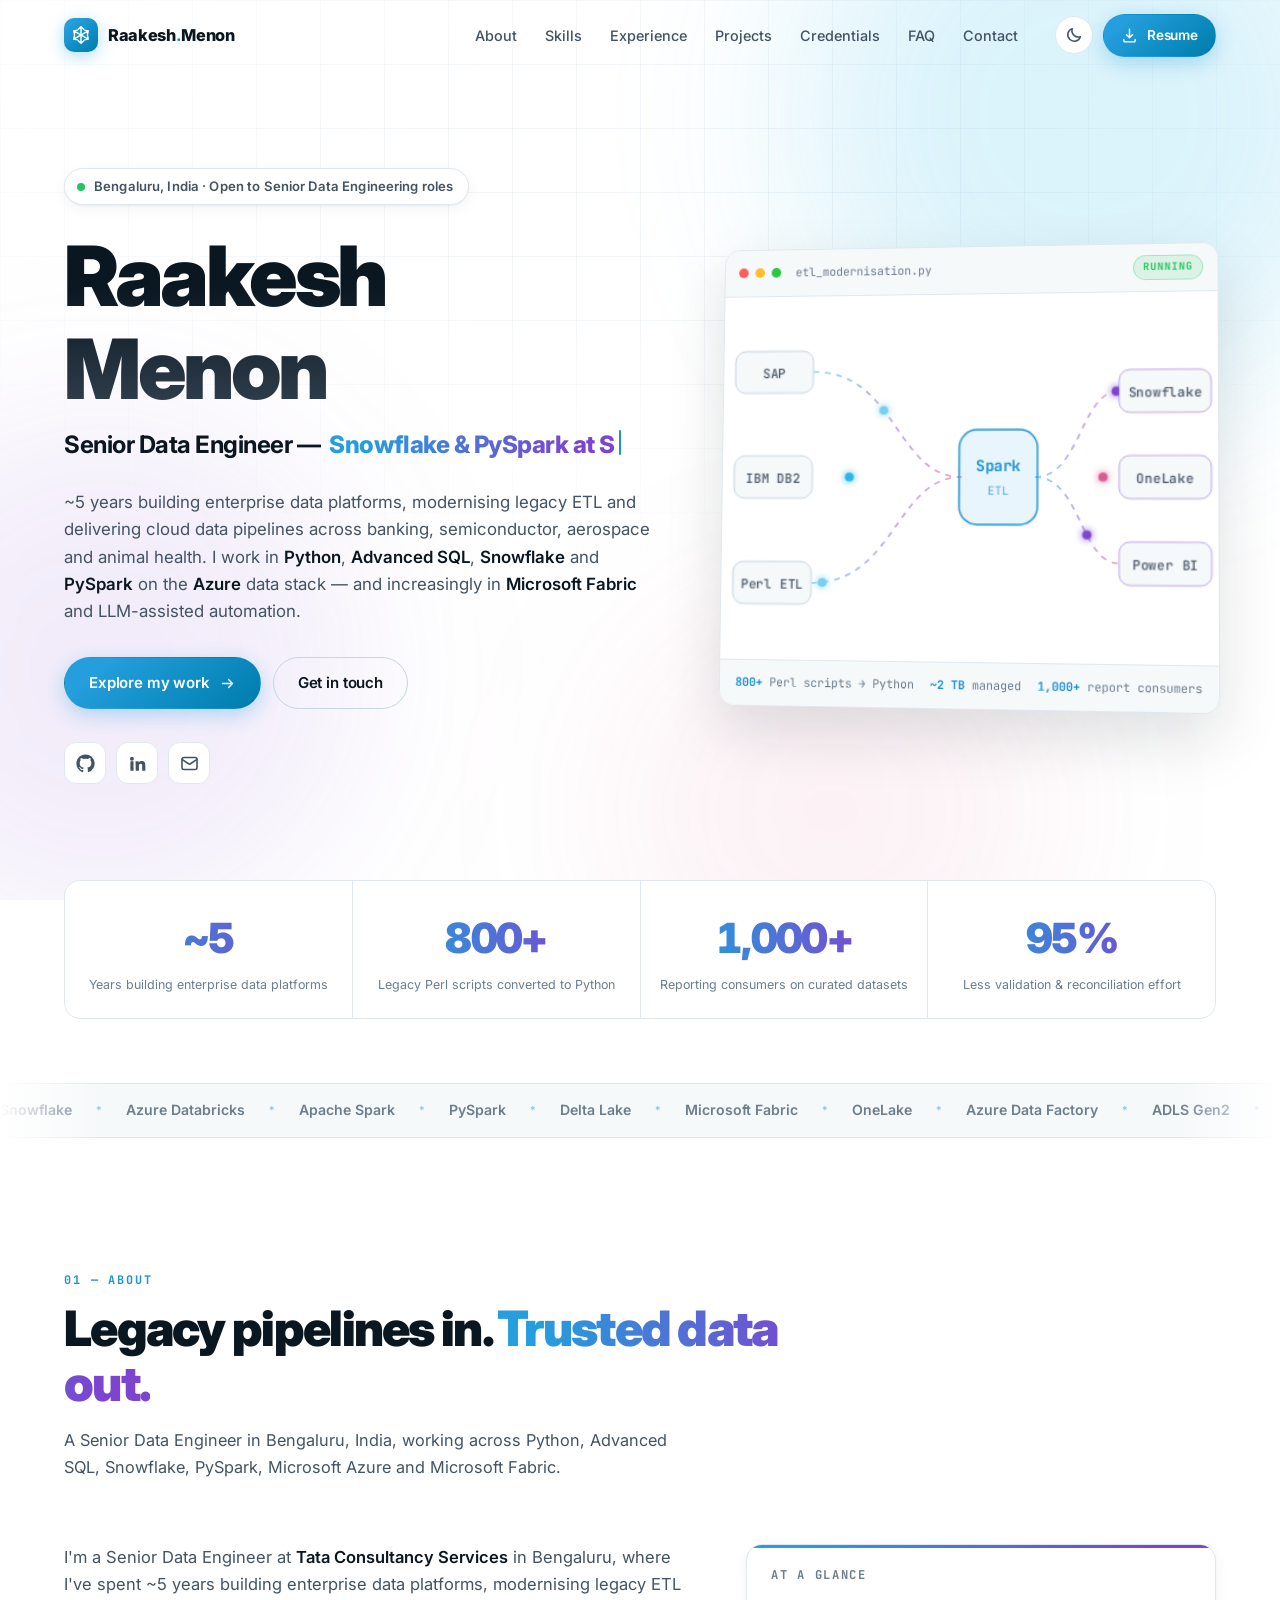
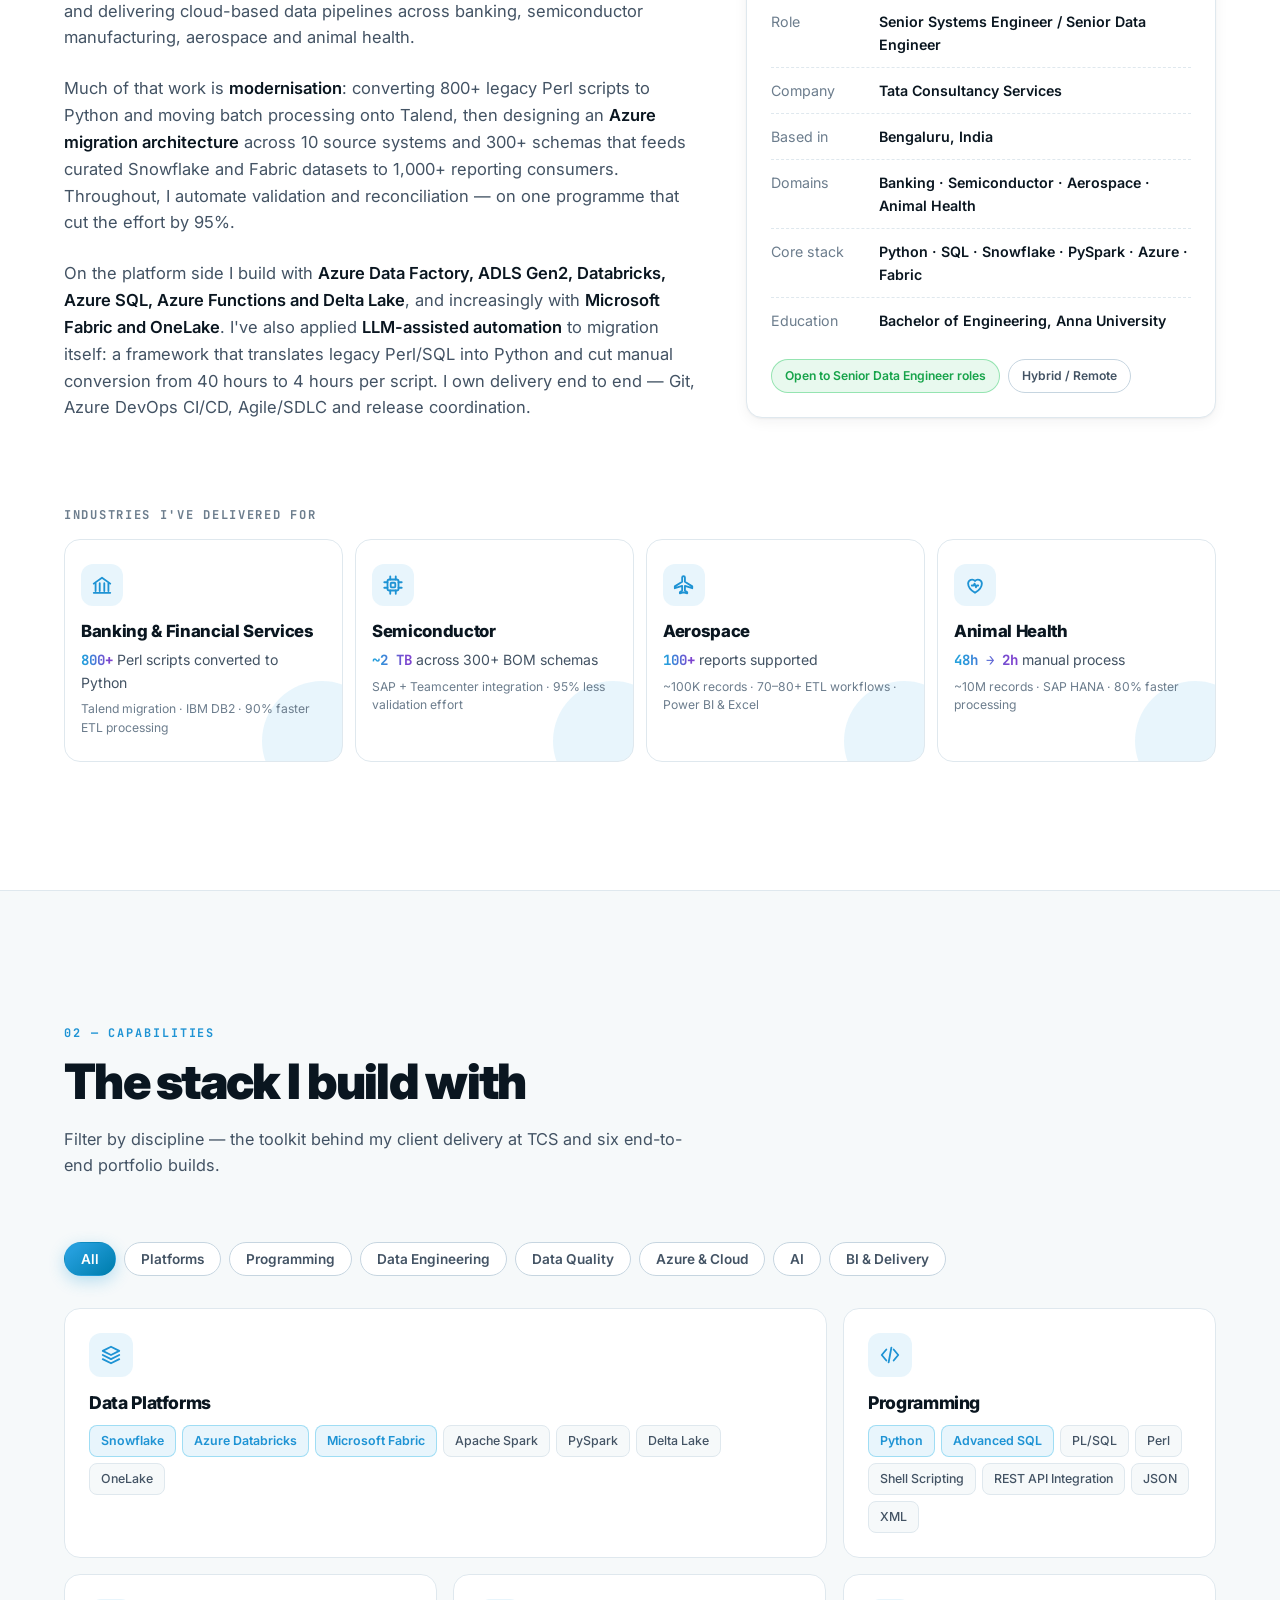
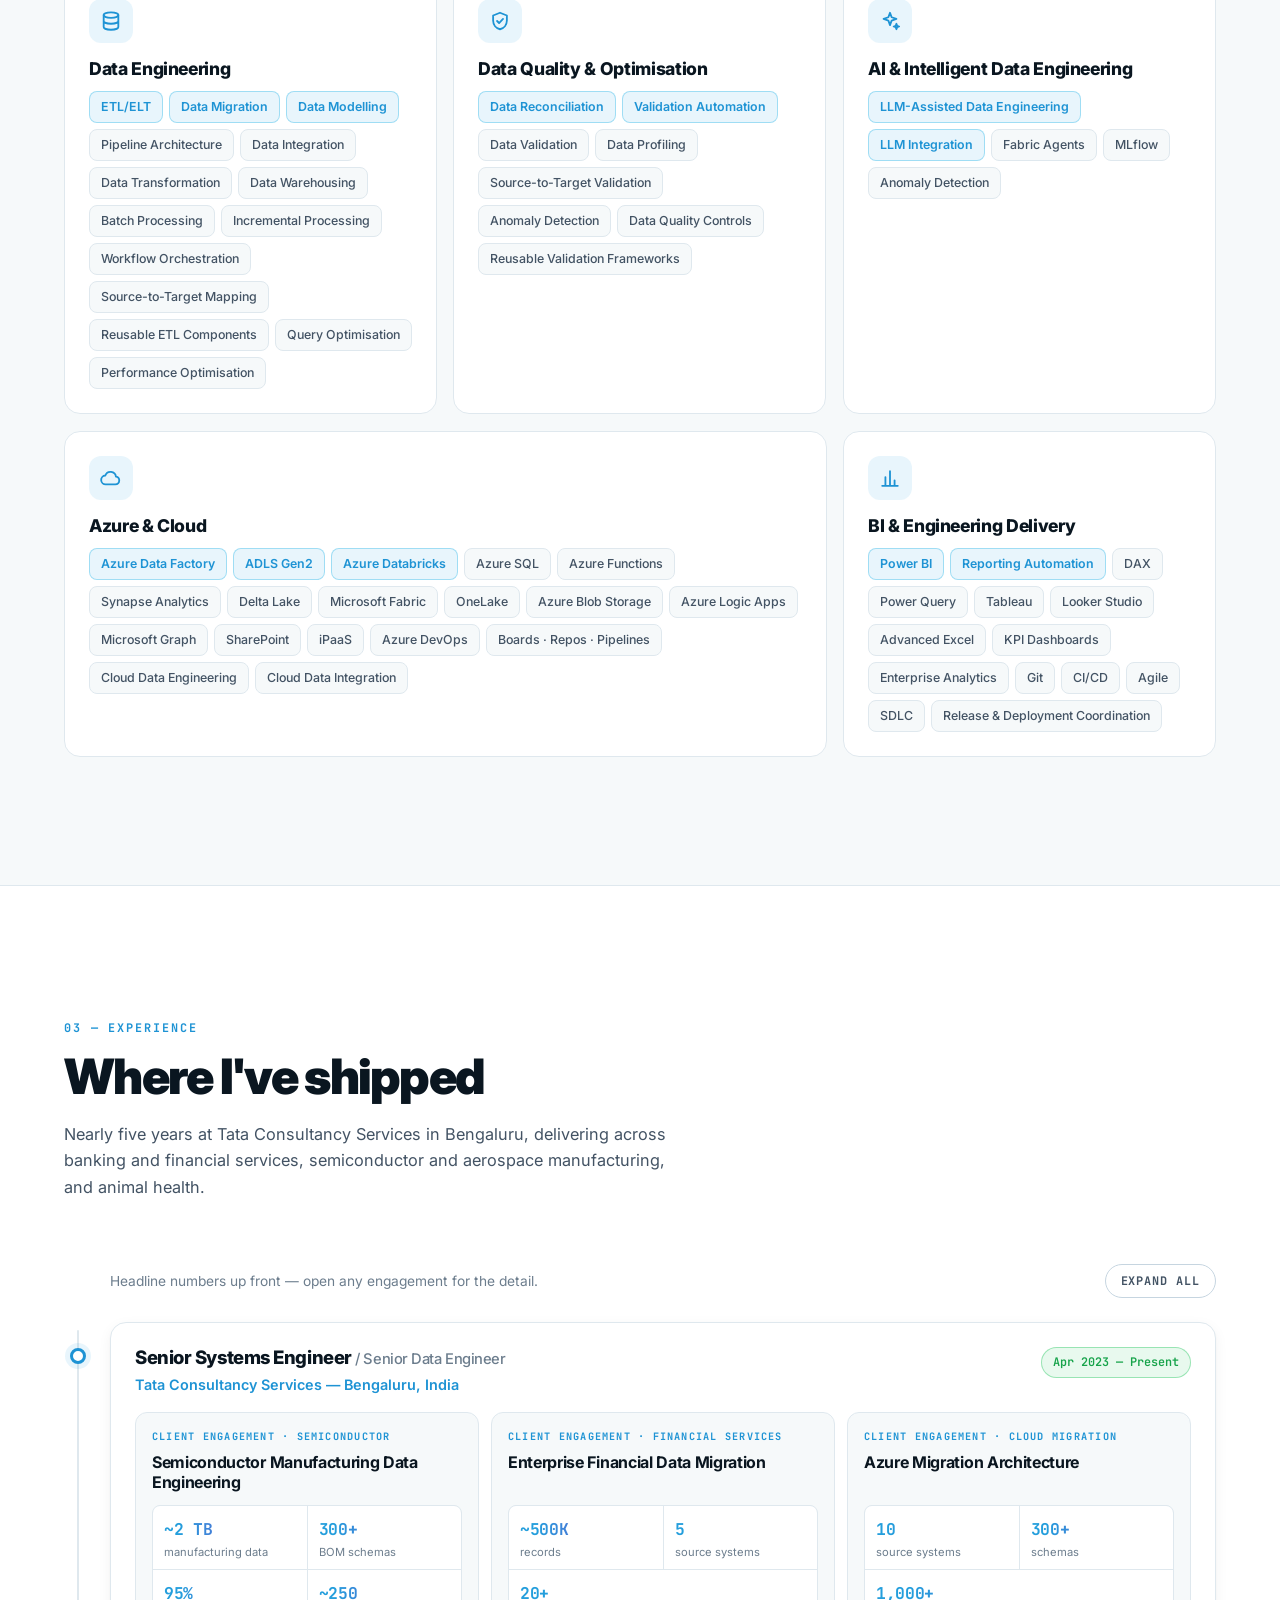
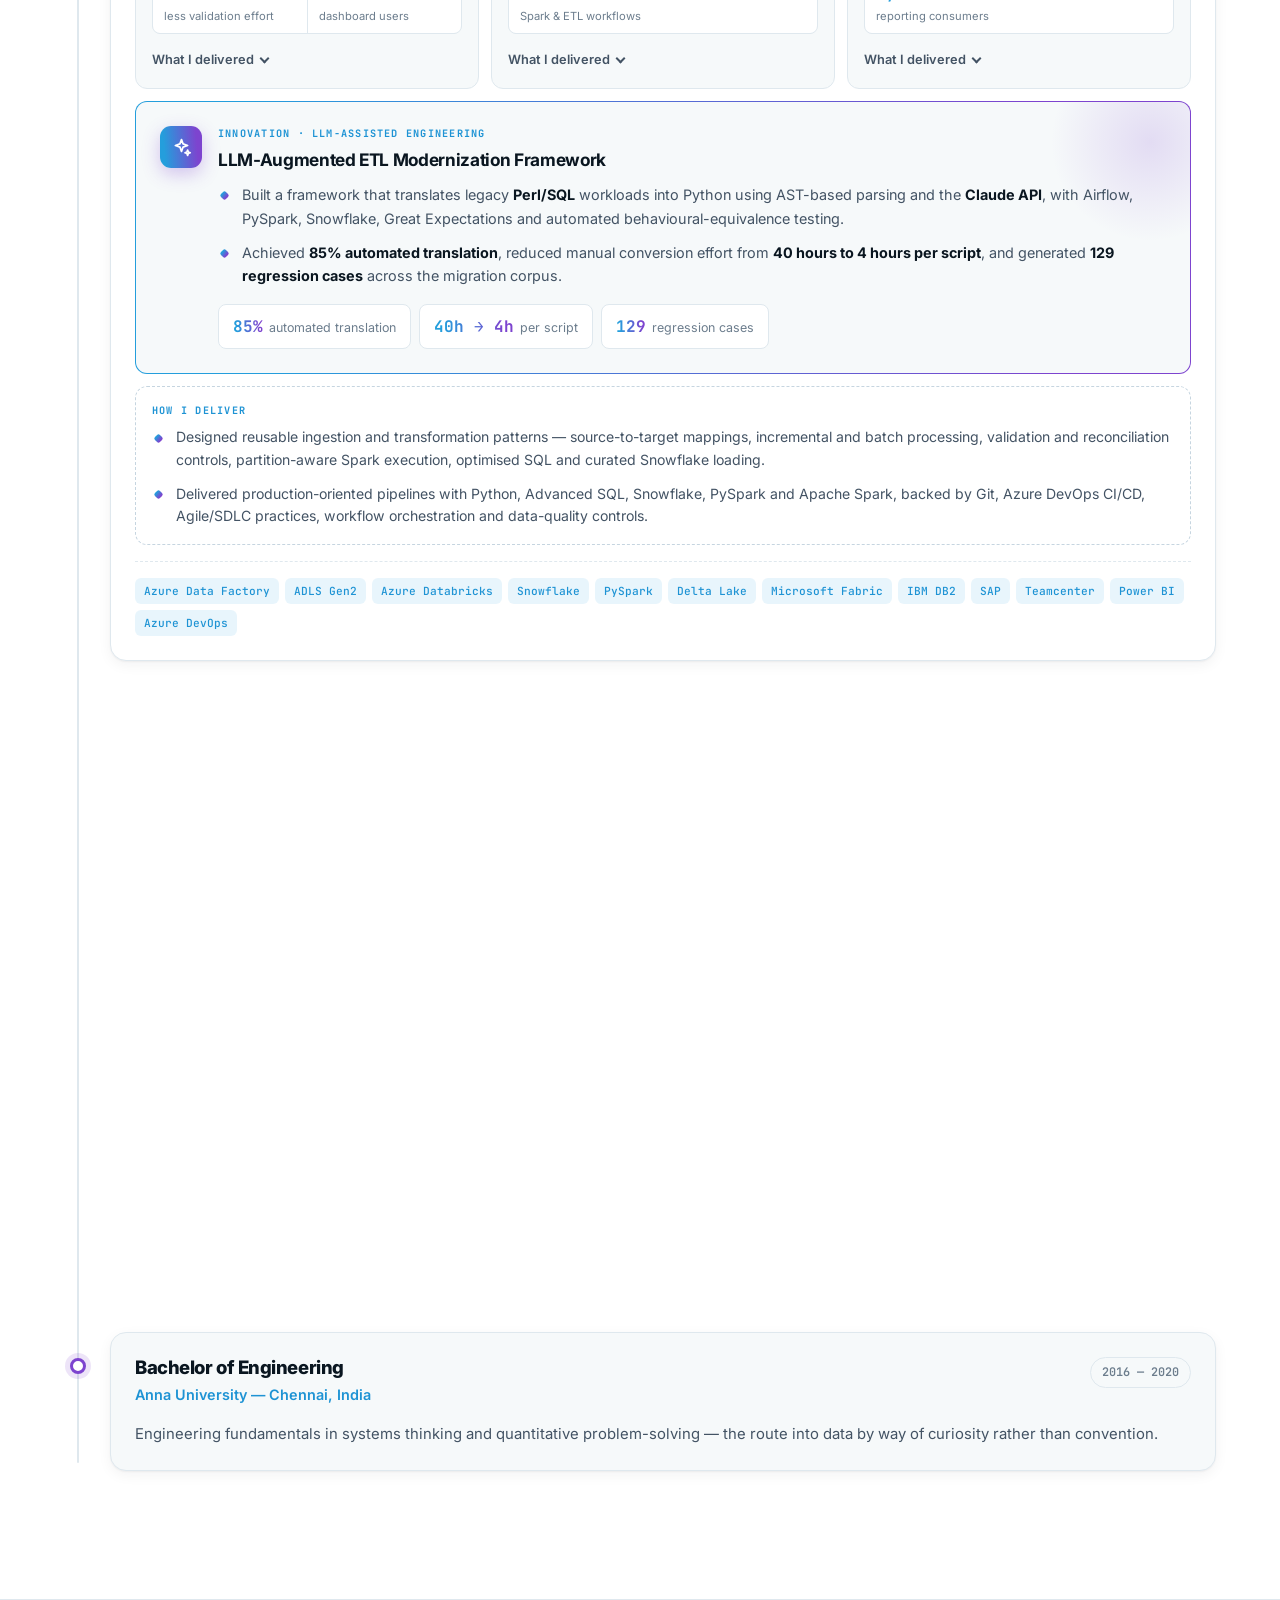
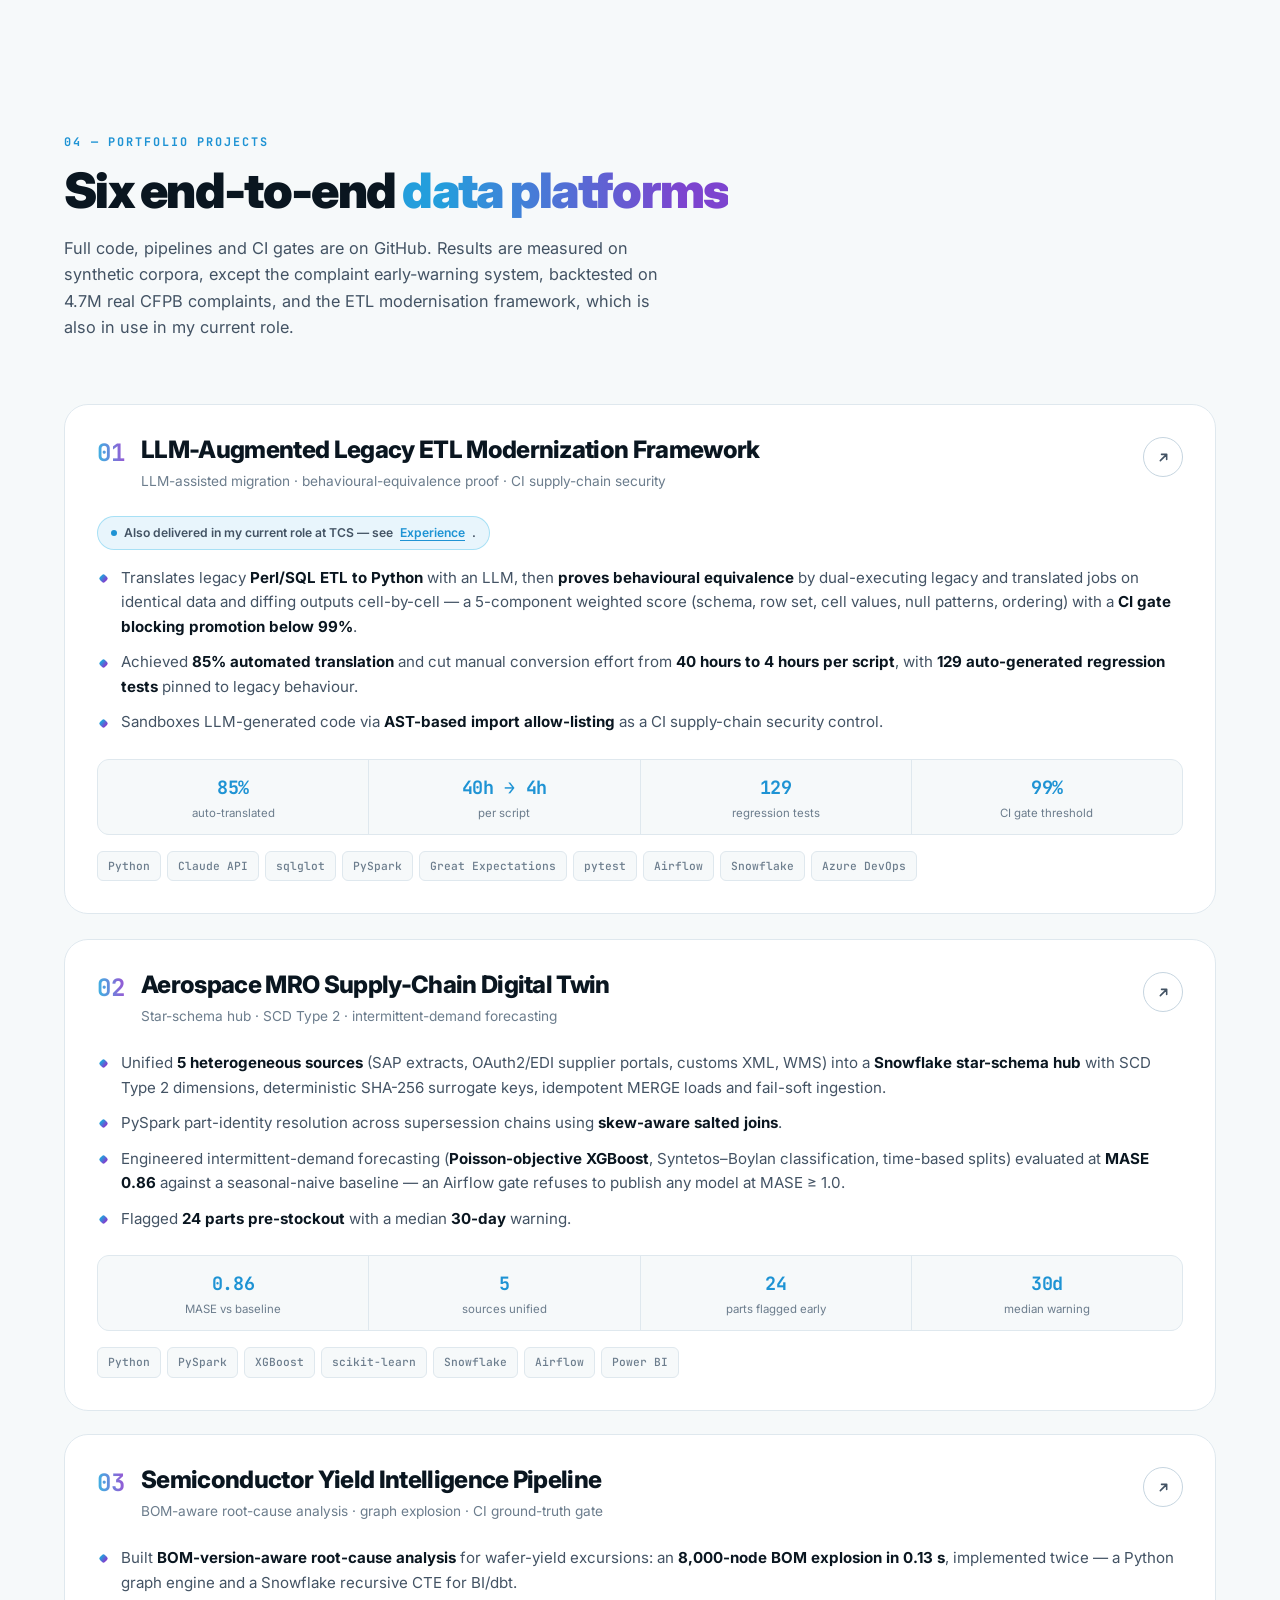
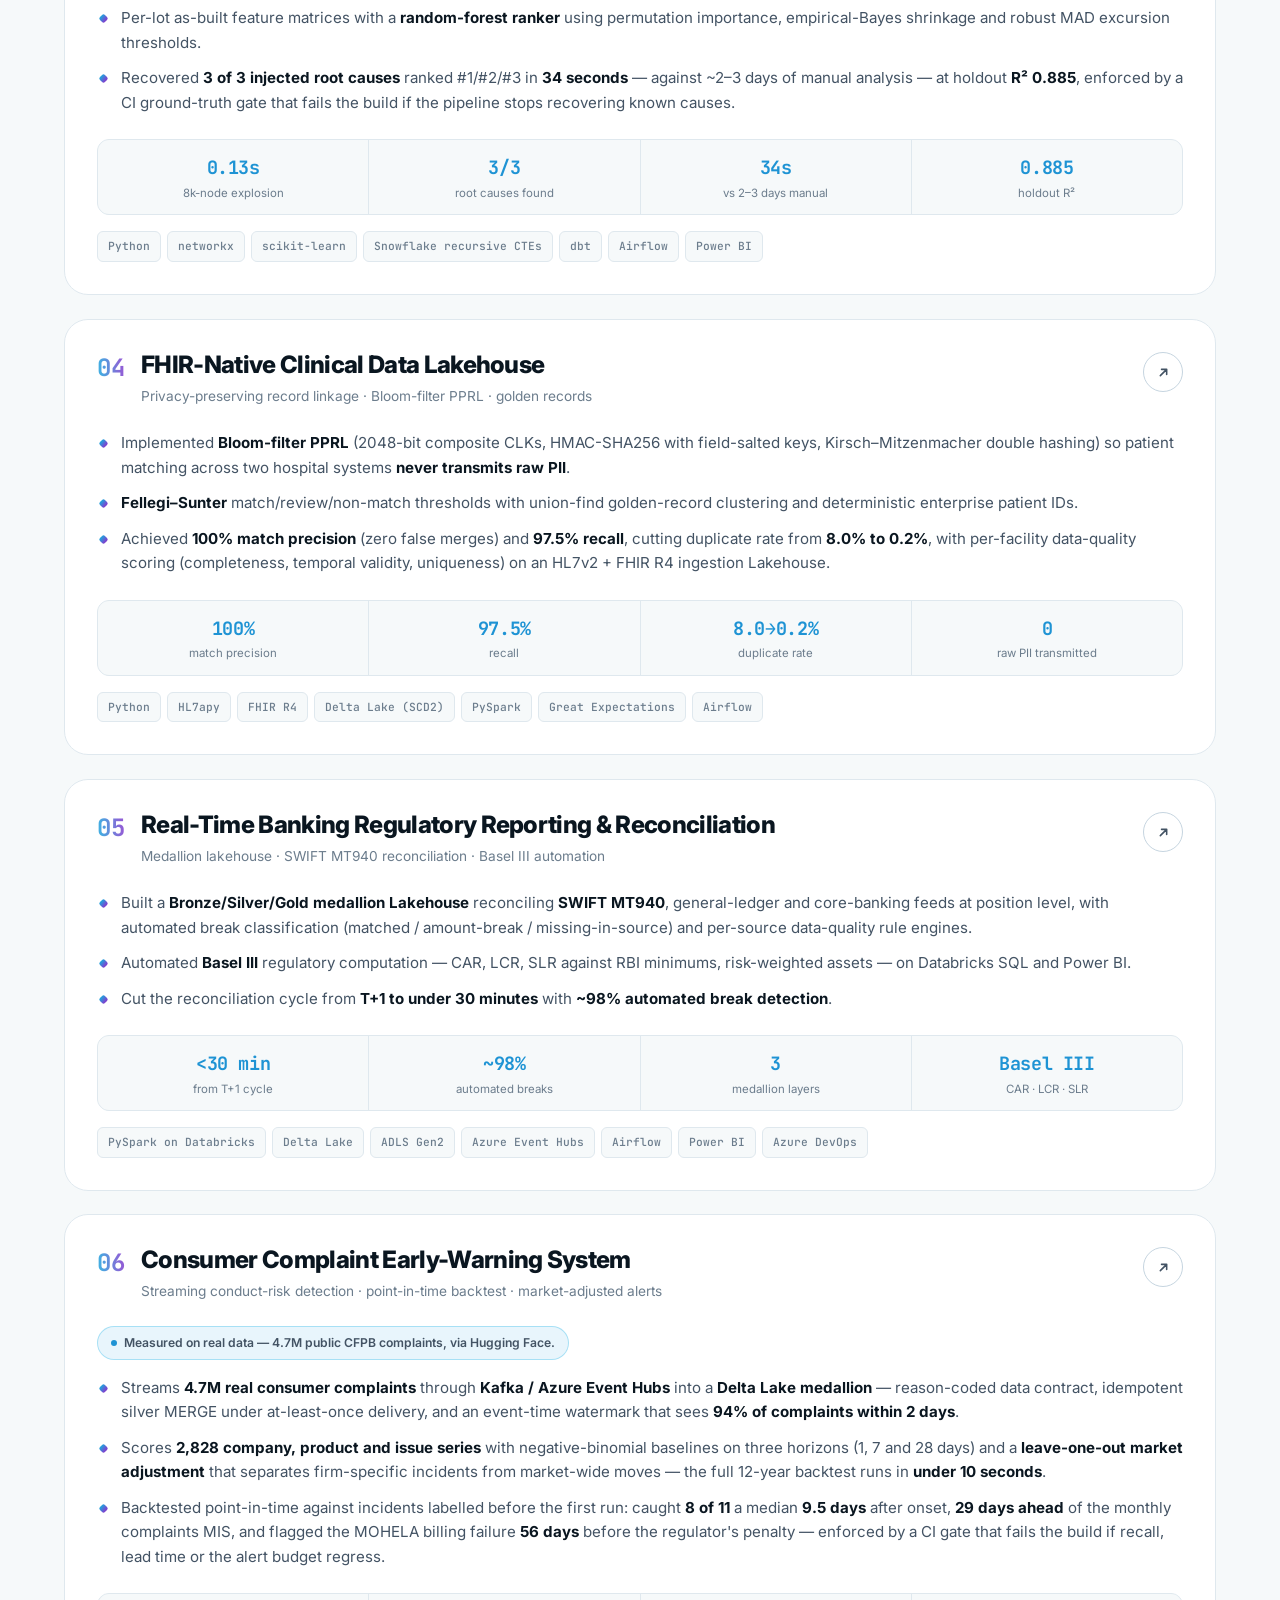
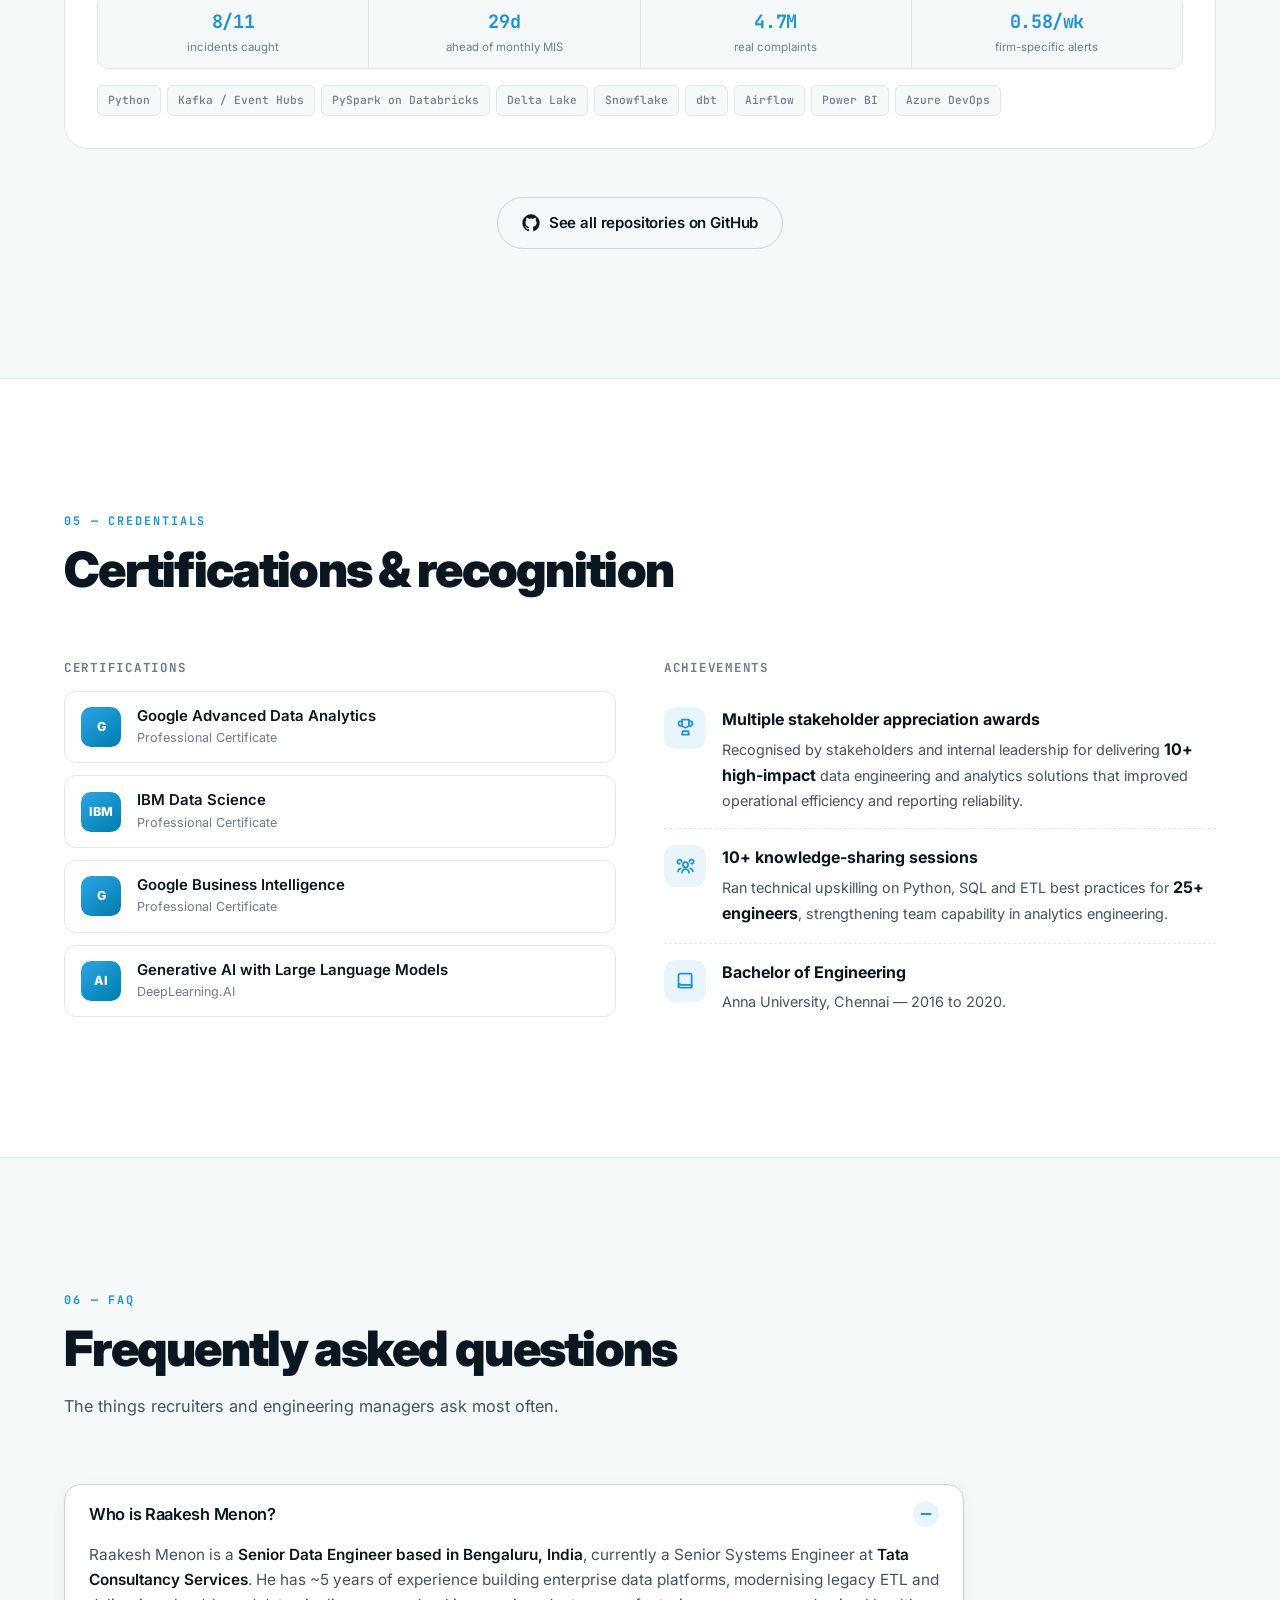
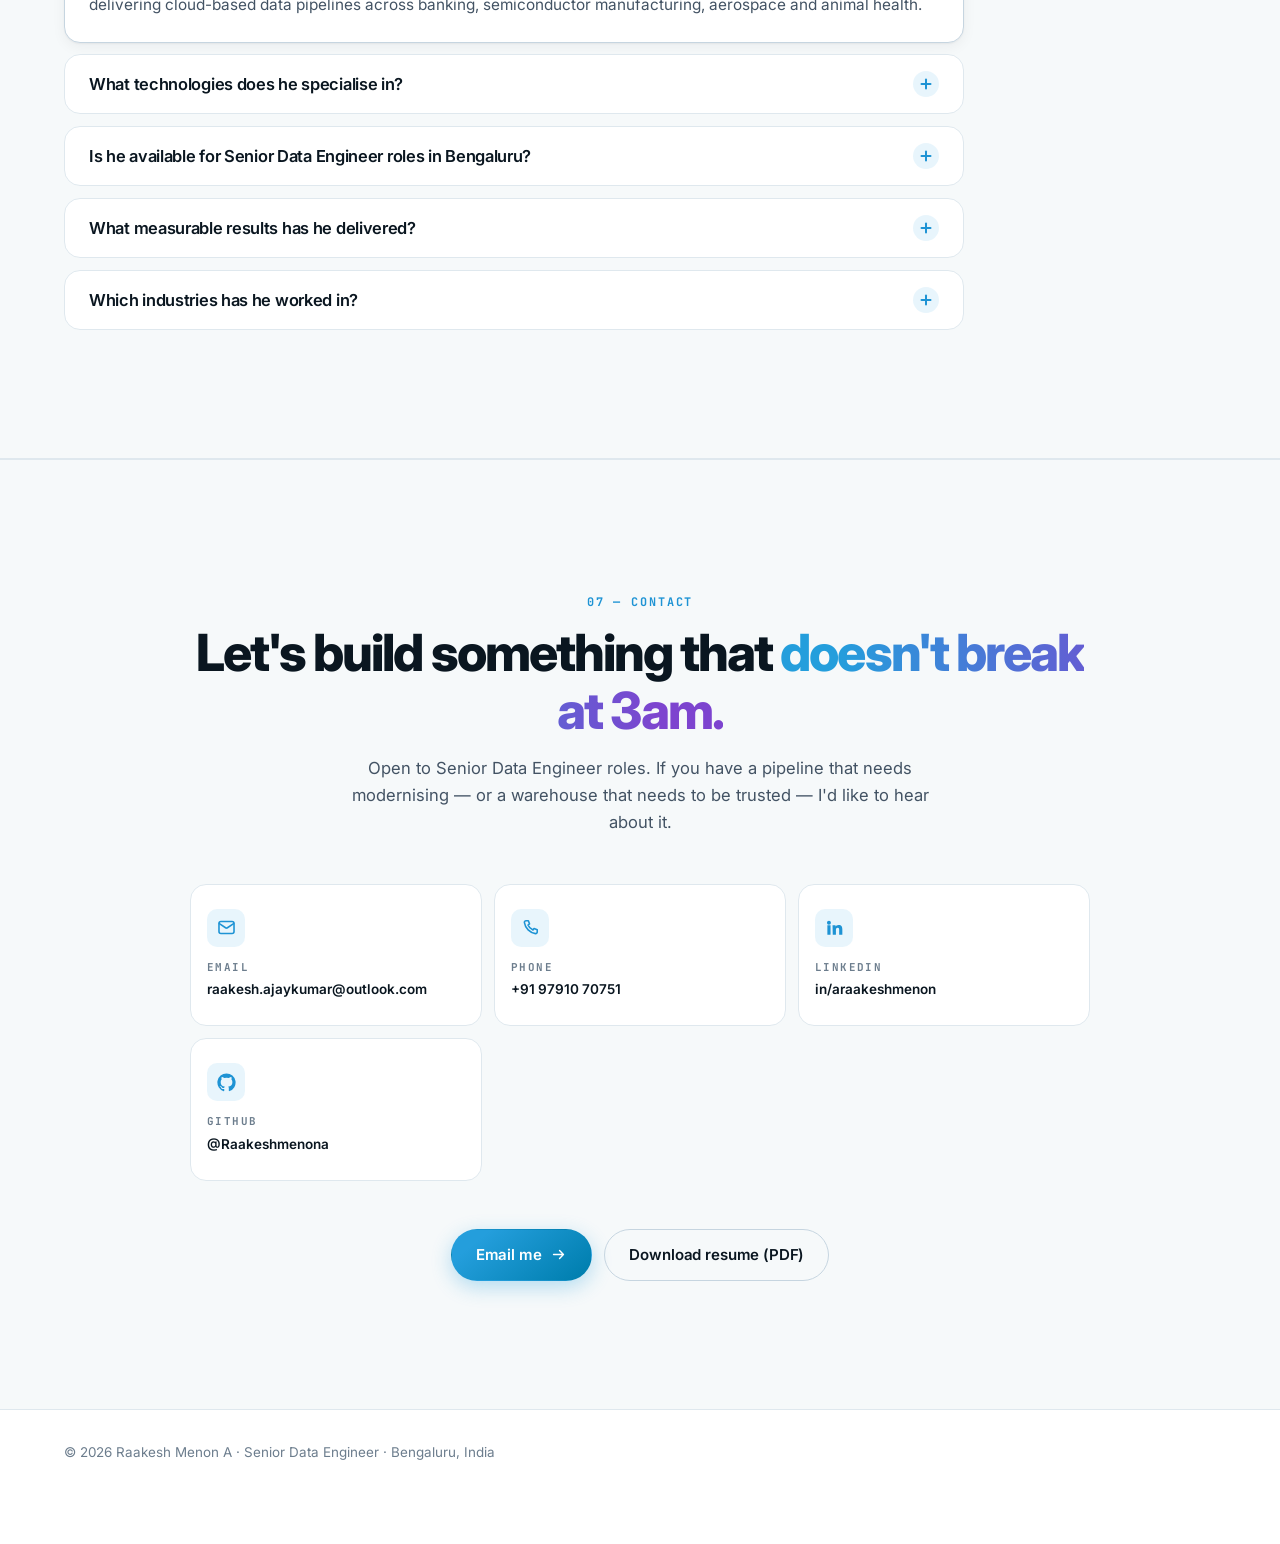
<file: index.html>
<!DOCTYPE html>
<html lang="en-IN" data-theme="dark">
<head>
<meta charset="UTF-8" />
<meta name="viewport" content="width=device-width, initial-scale=1.0" />

<!-- ============ PRIMARY SEO ============ -->
<title>Raakesh Menon | Senior Data Engineer in Bengaluru, India</title>
<meta name="description" content="Senior Data Engineer in Bengaluru with ~5 years building Snowflake, PySpark, Azure and Microsoft Fabric data platforms. See experience, projects and résumé." />
<meta name="author" content="Raakesh Menon A" />
<meta name="robots" content="index, follow, max-image-preview:large, max-snippet:-1, max-video-preview:-1" />
<meta name="googlebot" content="index, follow, max-image-preview:large, max-snippet:-1" />
<link rel="canonical" href="https://raakeshmenona.github.io/" />
<meta name="theme-color" content="#0a1018" />

<!-- Location signals for local/regional queries -->
<meta name="geo.region" content="IN-KA" />
<meta name="geo.placename" content="Bengaluru, Karnataka, India" />
<meta name="geo.position" content="12.9716;77.5946" />
<meta name="ICBM" content="12.9716, 77.5946" />

<!-- ============ OPEN GRAPH ============ -->
<meta property="og:type" content="profile" />
<meta property="og:site_name" content="Raakesh Menon — Senior Data Engineer" />
<meta property="og:locale" content="en_IN" />
<meta property="og:url" content="https://raakeshmenona.github.io/" />
<meta property="og:title" content="Raakesh Menon | Senior Data Engineer in Bengaluru, India" />
<meta property="og:description" content="~5 years building enterprise data platforms, modernising legacy ETL and delivering Azure data pipelines across banking, semiconductor manufacturing, aerospace and animal health." />
<meta property="og:image" content="https://raakeshmenona.github.io/assets/img/og-cover.png" />
<meta property="og:image:width" content="1200" />
<meta property="og:image:height" content="630" />
<meta property="og:image:alt" content="Raakesh Menon, Senior Data Engineer in Bengaluru — Snowflake, PySpark, Azure, Microsoft Fabric" />
<meta property="profile:first_name" content="Raakesh" />
<meta property="profile:last_name" content="Menon" />

<!-- ============ TWITTER / X CARD ============ -->
<meta name="twitter:card" content="summary_large_image" />
<meta name="twitter:title" content="Raakesh Menon | Senior Data Engineer in Bengaluru, India" />
<meta name="twitter:description" content="Snowflake · PySpark · Azure · Microsoft Fabric. ~5 years modernising legacy ETL and building enterprise data platforms." />
<meta name="twitter:image" content="https://raakeshmenona.github.io/assets/img/og-cover.png" />
<meta name="twitter:image:alt" content="Raakesh Menon, Senior Data Engineer in Bengaluru" />

<link rel="icon" href="data:image/svg+xml,%3Csvg xmlns='http://www.w3.org/2000/svg' viewBox='0 0 32 32'%3E%3Ctext y='26' font-size='26'%3E%E2%9D%84%3C/text%3E%3C/svg%3E" />
<link rel="apple-touch-icon" href="assets/img/og-cover.png" />
<link rel="manifest" href="site.webmanifest" />
<link rel="preconnect" href="https://fonts.googleapis.com" />
<link rel="preconnect" href="https://fonts.gstatic.com" crossorigin />
<link href="https://fonts.googleapis.com/css2?family=Inter:wght@400;500;600;700;800;900&family=JetBrains+Mono:wght@400;500;700&display=swap" rel="stylesheet" />
<link rel="stylesheet" href="assets/css/style.css" />

<script>
  /* Resolve the theme before first paint so there is no flash of the wrong palette. */
  (function () {
    var t;
    try { t = localStorage.getItem('rm-theme'); } catch (e) {}
    if (!t) t = window.matchMedia('(prefers-color-scheme: light)').matches ? 'light' : 'dark';
    document.documentElement.setAttribute('data-theme', t);
    var m = document.querySelector('meta[name="theme-color"]');
    if (m) m.setAttribute('content', t === 'dark' ? '#070d14' : '#ffffff');
  })();
</script>

<!-- ============ STRUCTURED DATA (schema.org) ============ -->
<script type="application/ld+json">
{
  "@context": "https://schema.org",
  "@graph": [
    {
      "@type": "Person",
      "@id": "https://raakeshmenona.github.io/#person",
      "name": "Raakesh Menon",
      "alternateName": [
        "Raakesh Menon A",
        "A Raakesh Menon"
      ],
      "givenName": "Raakesh",
      "familyName": "Menon",
      "jobTitle": "Senior Data Engineer",
      "description": "Senior Data Engineer based in Bengaluru, India, with ~5 years building enterprise data platforms, modernising legacy ETL and delivering cloud-based data pipelines across banking, semiconductor manufacturing, aerospace and animal health. Strong in Python, Advanced SQL, Snowflake, PySpark, Apache Spark, data migration, data modelling and data quality, with Azure data engineering experience across Data Factory, ADLS Gen2, Databricks and Azure SQL, plus Microsoft Fabric, OneLake and LLM-assisted automation.",
      "url": "https://raakeshmenona.github.io/",
      "image": "https://raakeshmenona.github.io/assets/img/og-cover.png",
      "email": "mailto:raakesh.ajaykumar@outlook.com",
      "telephone": "+91-9791070751",
      "knowsLanguage": [
        "en",
        "ta"
      ],
      "address": {
        "@type": "PostalAddress",
        "addressLocality": "Bengaluru",
        "addressRegion": "Karnataka",
        "addressCountry": "IN"
      },
      "homeLocation": {
        "@type": "Place",
        "name": "Bengaluru, Karnataka, India",
        "geo": {
          "@type": "GeoCoordinates",
          "latitude": 12.9716,
          "longitude": 77.5946
        }
      },
      "worksFor": {
        "@type": "Organization",
        "name": "Tata Consultancy Services",
        "url": "https://www.tcs.com/"
      },
      "hasOccupation": {
        "@type": "Occupation",
        "name": "Senior Data Engineer",
        "occupationalCategory": "15-2051.00 Data Scientists / Data Engineers",
        "occupationLocation": {
          "@type": "City",
          "name": "Bengaluru",
          "containedInPlace": {
            "@type": "State",
            "name": "Karnataka"
          }
        },
        "skills": "Python, Advanced SQL, PL/SQL, Snowflake, Azure Databricks, Apache Spark, PySpark, Delta Lake, Microsoft Fabric, OneLake, ETL/ELT, data migration, data modelling, data warehousing, data quality, data reconciliation, Azure Data Factory, ADLS Gen2, Azure SQL, Azure Functions, Azure Synapse Analytics, Azure Logic Apps, Azure DevOps, Talend, Power BI, LLM-assisted data engineering"
      },
      "alumniOf": {
        "@type": "CollegeOrUniversity",
        "name": "Anna University",
        "address": {
          "@type": "PostalAddress",
          "addressLocality": "Chennai",
          "addressRegion": "Tamil Nadu",
          "addressCountry": "IN"
        }
      },
      "knowsAbout": [
        "Snowflake Data Warehousing",
        "Azure Databricks",
        "Apache Spark",
        "PySpark",
        "Delta Lake",
        "Microsoft Fabric",
        "OneLake",
        "Python Data Engineering",
        "Advanced SQL",
        "PL/SQL",
        "ETL and ELT Development",
        "Legacy ETL Modernisation",
        "Data Migration",
        "Data Modelling",
        "Data Warehousing",
        "Data Pipeline Architecture",
        "Workflow Orchestration",
        "Incremental and Batch Processing",
        "Data Quality Engineering",
        "Data Validation",
        "Data Reconciliation",
        "Anomaly Detection",
        "Query Optimisation",
        "Azure Data Factory",
        "Azure Data Lake Storage Gen2",
        "Azure SQL",
        "Azure Functions",
        "Azure Synapse Analytics",
        "Azure Logic Apps",
        "Azure Blob Storage",
        "Microsoft Graph",
        "Azure DevOps CI/CD",
        "Talend",
        "Power BI",
        "MLflow",
        "LLM Integration",
        "LLM-Assisted Data Engineering",
        "Fabric Agents"
      ],
      "hasCredential": [
        {
          "@type": "EducationalOccupationalCredential",
          "name": "Google Advanced Data Analytics Professional Certificate",
          "credentialCategory": "Professional Certificate",
          "recognizedBy": {
            "@type": "Organization",
            "name": "Google"
          }
        },
        {
          "@type": "EducationalOccupationalCredential",
          "name": "IBM Data Science Professional Certificate",
          "credentialCategory": "Professional Certificate",
          "recognizedBy": {
            "@type": "Organization",
            "name": "IBM"
          }
        },
        {
          "@type": "EducationalOccupationalCredential",
          "name": "Google Business Intelligence Professional Certificate",
          "credentialCategory": "Professional Certificate",
          "recognizedBy": {
            "@type": "Organization",
            "name": "Google"
          }
        },
        {
          "@type": "EducationalOccupationalCredential",
          "name": "Generative AI with Large Language Models",
          "credentialCategory": "Certificate",
          "recognizedBy": {
            "@type": "Organization",
            "name": "DeepLearning.AI"
          }
        }
      ],
      "sameAs": [
        "https://github.com/Raakeshmenona",
        "https://www.linkedin.com/in/araakeshmenon/"
      ]
    },
    {
      "@type": "WebSite",
      "@id": "https://raakeshmenona.github.io/#website",
      "url": "https://raakeshmenona.github.io/",
      "name": "Raakesh Menon — Senior Data Engineer",
      "description": "Portfolio of Raakesh Menon, a Senior Data Engineer in Bengaluru specialising in Snowflake, PySpark, Microsoft Azure and Microsoft Fabric.",
      "inLanguage": "en-IN",
      "publisher": {
        "@id": "https://raakeshmenona.github.io/#person"
      }
    },
    {
      "@type": "ProfilePage",
      "@id": "https://raakeshmenona.github.io/#webpage",
      "url": "https://raakeshmenona.github.io/",
      "name": "Raakesh Menon | Senior Data Engineer in Bengaluru, India",
      "isPartOf": {
        "@id": "https://raakeshmenona.github.io/#website"
      },
      "about": {
        "@id": "https://raakeshmenona.github.io/#person"
      },
      "mainEntity": {
        "@id": "https://raakeshmenona.github.io/#person"
      },
      "primaryImageOfPage": "https://raakeshmenona.github.io/assets/img/og-cover.png",
      "inLanguage": "en-IN"
    },
    {
      "@type": "ItemList",
      "@id": "https://raakeshmenona.github.io/#projects",
      "name": "Data engineering projects by Raakesh Menon",
      "itemListOrder": "https://schema.org/ItemListOrderAscending",
      "numberOfItems": 6,
      "itemListElement": [
        {
          "@type": "ListItem",
          "position": 1,
          "item": {
            "@type": "SoftwareSourceCode",
            "name": "LLM-Augmented Legacy ETL Modernization Framework",
            "description": "Translates legacy Perl/SQL ETL to Python with an LLM and proves behavioural equivalence by dual-executing legacy and translated jobs and diffing outputs cell-by-cell, with a CI gate blocking promotion below 99% equivalence. Achieved 85% automated translation, cut manual conversion from 40 hours to 4 hours per script and generated 129 regression tests.",
            "codeRepository": "https://github.com/Raakeshmenona/etl-modernization-framework",
            "programmingLanguage": "Python",
            "author": {
              "@id": "https://raakeshmenona.github.io/#person"
            }
          }
        },
        {
          "@type": "ListItem",
          "position": 2,
          "item": {
            "@type": "SoftwareSourceCode",
            "name": "Aerospace MRO Supply-Chain Digital Twin",
            "description": "Unifies five heterogeneous sources into a Snowflake star-schema hub with SCD Type 2 dimensions, plus Poisson-objective XGBoost intermittent-demand forecasting evaluated at MASE 0.86.",
            "codeRepository": "https://github.com/Raakeshmenona/aerospace-mro-digital-twin",
            "programmingLanguage": "Python",
            "author": {
              "@id": "https://raakeshmenona.github.io/#person"
            }
          }
        },
        {
          "@type": "ListItem",
          "position": 3,
          "item": {
            "@type": "SoftwareSourceCode",
            "name": "Semiconductor Yield Intelligence Pipeline",
            "description": "BOM-version-aware root-cause analysis for wafer-yield excursions with an 8,000-node BOM explosion in 0.13 seconds and a random-forest ranker guarded by a CI ground-truth gate.",
            "codeRepository": "https://github.com/Raakeshmenona/semiconductor-yield-intelligence",
            "programmingLanguage": "Python",
            "author": {
              "@id": "https://raakeshmenona.github.io/#person"
            }
          }
        },
        {
          "@type": "ListItem",
          "position": 4,
          "item": {
            "@type": "SoftwareSourceCode",
            "name": "FHIR-Native Clinical Data Lakehouse",
            "description": "Bloom-filter privacy-preserving record linkage across two hospital systems with 100% match precision and 97.5% recall, on an HL7v2 and FHIR R4 ingestion Lakehouse.",
            "codeRepository": "https://github.com/Raakeshmenona/fhir-clinical-lakehouse",
            "programmingLanguage": "Python",
            "author": {
              "@id": "https://raakeshmenona.github.io/#person"
            }
          }
        },
        {
          "@type": "ListItem",
          "position": 5,
          "item": {
            "@type": "SoftwareSourceCode",
            "name": "Real-Time Banking Regulatory Reporting & Reconciliation Platform",
            "description": "Bronze/Silver/Gold medallion Lakehouse reconciling SWIFT MT940, general-ledger and core-banking feeds, with automated Basel III computation cutting the reconciliation cycle from T+1 to under 30 minutes.",
            "codeRepository": "https://github.com/Raakeshmenona/banking-regulatory-platform",
            "programmingLanguage": "Python",
            "author": {
              "@id": "https://raakeshmenona.github.io/#person"
            }
          }
        },
        {
          "@type": "ListItem",
          "position": 6,
          "item": {
            "@type": "SoftwareSourceCode",
            "name": "Consumer Complaint Early-Warning System",
            "description": "Streams 4.7 million real CFPB complaints through Kafka / Event Hubs into a Delta Lake medallion and detects conduct-risk incidents with negative-binomial baselines on three horizons and a leave-one-out market adjustment. Backtested point-in-time: 8 of 11 labelled incidents caught, a median 29 days ahead of the monthly complaints MIS.",
            "codeRepository": "https://github.com/Raakeshmenona/complaint-early-warning-system",
            "programmingLanguage": "Python",
            "author": {
              "@id": "https://raakeshmenona.github.io/#person"
            }
          }
        }
      ]
    },
    {
      "@type": "FAQPage",
      "@id": "https://raakeshmenona.github.io/#faq",
      "mainEntity": [
        {
          "@type": "Question",
          "name": "Who is Raakesh Menon?",
          "acceptedAnswer": {
            "@type": "Answer",
            "text": "Raakesh Menon is a Senior Data Engineer based in Bengaluru, India, currently a Senior Systems Engineer at Tata Consultancy Services. He has ~5 years of experience building enterprise data platforms, modernising legacy ETL and delivering cloud-based data pipelines across banking, semiconductor manufacturing, aerospace and animal health."
          }
        },
        {
          "@type": "Question",
          "name": "What technologies does Raakesh Menon specialise in?",
          "acceptedAnswer": {
            "@type": "Answer",
            "text": "Python, Advanced SQL, Snowflake, PySpark and Apache Spark for data migration, modelling and distributed processing. On Microsoft Azure he works with Data Factory, ADLS Gen2, Databricks, Azure SQL, Azure Functions, Synapse Analytics, Logic Apps and Delta Lake, plus Microsoft Fabric and OneLake, with Talend, Power BI, Azure DevOps CI/CD and LLM-assisted automation."
          }
        },
        {
          "@type": "Question",
          "name": "Is Raakesh Menon available for Senior Data Engineer roles in Bengaluru?",
          "acceptedAnswer": {
            "@type": "Answer",
            "text": "Yes. He is open to Senior Data Engineer roles in Bengaluru, as well as hybrid and remote positions. He can be reached at raakesh.ajaykumar@outlook.com or on +91 97910 70751."
          }
        },
        {
          "@type": "Question",
          "name": "What measurable results has Raakesh Menon delivered?",
          "acceptedAnswer": {
            "@type": "Answer",
            "text": "He converted 800+ legacy Perl scripts to Python and cut ETL processing time by 90%; reduced validation and reconciliation effort by 95% on about 2 TB of semiconductor manufacturing data; designed an Azure migration architecture across 10 source systems and 300+ schemas serving 1,000+ reporting consumers; reduced a 48-hour manual process to about 2 hours; and built an LLM-augmented framework that cut manual Perl-to-Python conversion from 40 hours to 4 hours per script."
          }
        },
        {
          "@type": "Question",
          "name": "Which industries has Raakesh Menon worked in?",
          "acceptedAnswer": {
            "@type": "Answer",
            "text": "Banking and financial services, semiconductor manufacturing, aerospace manufacturing and animal health, delivered through Tata Consultancy Services."
          }
        }
      ]
    }
  ]
}
</script>
</head>
<body>

<!-- ============ SCROLL PROGRESS ============ -->
<div class="scroll-progress" id="scrollProgress" aria-hidden="true"></div>

<!-- ============ AMBIENT BACKGROUND ============ -->
<div class="ambient" aria-hidden="true">
  <span class="blob blob--1"></span>
  <span class="blob blob--2"></span>
  <span class="blob blob--3"></span>
  <div class="grid-veil"></div>
</div>

<a class="skip-link" href="#main">Skip to content</a>

<!-- ============ NAV ============ -->
<header class="nav" id="nav">
  <div class="nav__inner container">
    <a class="brand" href="#hero" aria-label="Raakesh Menon — home">
      <span class="brand__mark" aria-hidden="true">
        <svg viewBox="0 0 24 24" fill="none" stroke="currentColor" stroke-width="1.7" stroke-linecap="round">
          <path d="M12 2v20M12 2 8.8 5.2M12 2l3.2 3.2M12 22l-3.2-3.2M12 22l3.2-3.2"/>
          <path d="M3.34 7 20.66 17M3.34 7l.86 4.4M3.34 7l4.4-.86M20.66 17l-4.4.86M20.66 17l-.86-4.4"/>
          <path d="M3.34 17 20.66 7M3.34 17l4.4.86M3.34 17l.86-4.4M20.66 7l-.86 4.4M20.66 7l-4.4-.86"/>
        </svg>
      </span>
      <span class="brand__text">Raakesh<span class="brand__dot">.</span>Menon</span>
    </a>

    <nav class="nav__links" id="navLinks" aria-label="Primary">
      <a href="#about">About</a>
      <a href="#skills">Skills</a>
      <a href="#experience">Experience</a>
      <a href="#projects">Projects</a>
      <a href="#credentials">Credentials</a>
      <a href="#faq">FAQ</a>
      <a href="#contact">Contact</a>
    </nav>

    <div class="nav__actions">
      <button class="theme-toggle" id="themeToggle" type="button" aria-label="Toggle colour theme" title="Toggle light / dark">
        <svg class="icon-sun" viewBox="0 0 24 24" fill="none" stroke="currentColor" stroke-width="2" stroke-linecap="round">
          <circle cx="12" cy="12" r="4.2"/><path d="M12 2v2.4M12 19.6V22M4.2 4.2l1.7 1.7M18.1 18.1l1.7 1.7M2 12h2.4M19.6 12H22M4.2 19.8l1.7-1.7M18.1 5.9l1.7-1.7"/>
        </svg>
        <svg class="icon-moon" viewBox="0 0 24 24" fill="none" stroke="currentColor" stroke-width="2" stroke-linecap="round" stroke-linejoin="round">
          <path d="M20.5 14.3A8.6 8.6 0 0 1 9.7 3.5a8.6 8.6 0 1 0 10.8 10.8Z"/>
        </svg>
      </button>

      <a class="btn btn--sm btn--primary nav__cta" href="assets/files/Raakesh_Menon_Senior_Data_Engineer_Resume.pdf" download>
        <svg viewBox="0 0 24 24" fill="none" stroke="currentColor" stroke-width="2" stroke-linecap="round" stroke-linejoin="round"><path d="M12 3v12m0 0 4.2-4.2M12 15l-4.2-4.2M4 17.5v1.8A1.7 1.7 0 0 0 5.7 21h12.6a1.7 1.7 0 0 0 1.7-1.7v-1.8"/></svg>
        Resume
      </a>

      <button class="nav__burger" id="navBurger" type="button" aria-label="Open menu" aria-expanded="false" aria-controls="navLinks">
        <span></span><span></span><span></span>
      </button>
    </div>
  </div>
</header>

<main id="main">

<!-- ============ HERO ============ -->
<section class="hero" id="hero">
  <div class="container hero__grid">

    <div class="hero__copy">
      <p class="hero__eyebrow reveal">
        <span class="pulse-dot" aria-hidden="true"></span>
        Bengaluru, India · Open to Senior Data Engineering roles
      </p>

      <h1 class="hero__title reveal" data-reveal-delay="60">Raakesh Menon<span class="sr-only"> — Senior Data Engineer in Bengaluru, India</span></h1>

      <p class="hero__role reveal" data-reveal-delay="120">
        <span class="hero__role-static">Senior Data Engineer —</span>
        <span class="rotator" id="rotator" aria-live="polite"><span class="rotator__text">Snowflake &amp; PySpark at Scale</span><span class="rotator__caret" aria-hidden="true"></span></span>
      </p>

      <p class="hero__lede reveal" data-reveal-delay="180">
        ~5 years building enterprise data platforms, modernising legacy ETL and delivering cloud data
        pipelines across banking, semiconductor, aerospace and animal health. I work in
        <strong>Python</strong>, <strong>Advanced SQL</strong>, <strong>Snowflake</strong> and
        <strong>PySpark</strong> on the <strong>Azure</strong> data stack — and increasingly in
        <strong>Microsoft Fabric</strong> and LLM-assisted automation.
      </p>

      <div class="hero__cta reveal" data-reveal-delay="240">
        <a class="btn btn--primary" href="#projects">
          Explore my work
          <svg viewBox="0 0 24 24" fill="none" stroke="currentColor" stroke-width="2" stroke-linecap="round" stroke-linejoin="round"><path d="M5 12h14m0 0-5.5-5.5M19 12l-5.5 5.5"/></svg>
        </a>
        <a class="btn btn--ghost" href="#contact">Get in touch</a>
      </div>

      <div class="hero__social reveal" data-reveal-delay="300">
        <a href="https://github.com/Raakeshmenona" target="_blank" rel="me noopener noreferrer" aria-label="GitHub">
          <svg viewBox="0 0 24 24" fill="currentColor"><path d="M12 .5a11.5 11.5 0 0 0-3.64 22.42c.58.1.79-.25.79-.56v-2.2c-3.2.7-3.88-1.37-3.88-1.37-.53-1.34-1.29-1.7-1.29-1.7-1.05-.72.08-.7.08-.7 1.16.08 1.77 1.19 1.77 1.19 1.03 1.77 2.7 1.26 3.36.96.1-.75.4-1.26.73-1.55-2.55-.29-5.24-1.28-5.24-5.7 0-1.26.45-2.29 1.19-3.1-.12-.29-.52-1.46.11-3.05 0 0 .97-.31 3.18 1.18a11 11 0 0 1 5.79 0c2.2-1.49 3.17-1.18 3.17-1.18.63 1.59.23 2.76.11 3.05.74.81 1.19 1.84 1.19 3.1 0 4.43-2.7 5.4-5.27 5.69.42.36.79 1.07.79 2.15v3.19c0 .31.21.67.8.56A11.5 11.5 0 0 0 12 .5Z"/></svg>
        </a>
        <a href="https://www.linkedin.com/in/araakeshmenon/" target="_blank" rel="me noopener noreferrer" aria-label="LinkedIn">
          <svg viewBox="0 0 24 24" fill="currentColor"><path d="M4.98 3.5a2.5 2.5 0 1 1 0 5 2.5 2.5 0 0 1 0-5ZM3 9h4v12H3zM9.5 9h3.8v1.64h.05c.53-.95 1.83-1.95 3.77-1.95 4.03 0 4.78 2.5 4.78 5.76V21h-4v-5.6c0-1.34-.03-3.06-1.9-3.06-1.9 0-2.2 1.45-2.2 2.96V21h-4Z"/></svg>
        </a>
        <a href="mailto:raakesh.ajaykumar@outlook.com" aria-label="Email">
          <svg viewBox="0 0 24 24" fill="none" stroke="currentColor" stroke-width="2" stroke-linecap="round" stroke-linejoin="round"><rect x="2.5" y="4.5" width="19" height="15" rx="2.5"/><path d="m3 7 8.3 5.6a1.2 1.2 0 0 0 1.4 0L21 7"/></svg>
        </a>
      </div>
    </div>

    <!-- Animated pipeline visual -->
    <div class="hero__visual reveal" data-reveal-delay="220" aria-hidden="true">
      <div class="pipeline-card">
        <div class="pipeline-card__bar">
          <span class="dot dot--r"></span><span class="dot dot--y"></span><span class="dot dot--g"></span>
          <span class="pipeline-card__title">etl_modernisation.py</span>
          <span class="pipeline-card__badge">running</span>
        </div>

        <svg class="pipeline" viewBox="0 0 420 300" role="img">
          <defs>
            <linearGradient id="flowGrad" x1="0" y1="0" x2="1" y2="0">
              <stop offset="0%" stop-color="#29b5e8"/>
              <stop offset="55%" stop-color="#7d44cf"/>
              <stop offset="100%" stop-color="#d45b90"/>
            </linearGradient>
            <filter id="soft"><feGaussianBlur stdDeviation="3" result="b"/><feMerge><feMergeNode in="b"/><feMergeNode in="SourceGraphic"/></feMerge></filter>
          </defs>

          <g class="pipe-edges" stroke="url(#flowGrad)" stroke-width="1.5" fill="none">
            <path id="p1" d="M78 60 C150 60 150 150 206 150"/>
            <path id="p2" d="M78 150 C140 150 150 150 206 150"/>
            <path id="p3" d="M78 240 C150 240 150 150 206 150"/>
            <path id="p4" d="M268 150 C306 150 306 78 338 78"/>
            <path id="p5" d="M268 150 C306 150 306 150 338 150"/>
            <path id="p6" d="M268 150 C306 150 306 222 338 222"/>
          </g>

          <g filter="url(#soft)">
            <circle class="packet" r="3.8" fill="#76d0f1"><animateMotion dur="2.6s" repeatCount="indefinite"><mpath href="#p1"/></animateMotion></circle>
            <circle class="packet" r="3.8" fill="#29b5e8"><animateMotion dur="2.6s" begin="0.5s" repeatCount="indefinite"><mpath href="#p2"/></animateMotion></circle>
            <circle class="packet" r="3.8" fill="#76d0f1"><animateMotion dur="2.6s" begin="1s" repeatCount="indefinite"><mpath href="#p3"/></animateMotion></circle>
            <circle class="packet" r="3.8" fill="#7d44cf"><animateMotion dur="2.4s" begin="1.4s" repeatCount="indefinite"><mpath href="#p4"/></animateMotion></circle>
            <circle class="packet" r="3.8" fill="#d45b90"><animateMotion dur="2.4s" begin="1.8s" repeatCount="indefinite"><mpath href="#p5"/></animateMotion></circle>
            <circle class="packet" r="3.8" fill="#7d44cf"><animateMotion dur="2.4s" begin="2.2s" repeatCount="indefinite"><mpath href="#p6"/></animateMotion></circle>
          </g>

          <g class="pipe-node"><rect x="10" y="42" width="68" height="36" rx="9"/><text x="44" y="65">SAP</text></g>
          <g class="pipe-node"><rect x="10" y="132" width="68" height="36" rx="9"/><text x="44" y="155">IBM DB2</text></g>
          <g class="pipe-node"><rect x="10" y="222" width="68" height="36" rx="9"/><text x="44" y="245">Perl ETL</text></g>

          <g class="pipe-core">
            <rect x="204" y="110" width="66" height="80" rx="15"/>
            <text x="237" y="145">Spark</text>
            <text x="237" y="165" class="sub">ETL</text>
          </g>

          <g class="pipe-node pipe-node--out"><rect x="338" y="60" width="76" height="36" rx="9"/><text x="376" y="83">Snowflake</text></g>
          <g class="pipe-node pipe-node--out"><rect x="338" y="132" width="76" height="36" rx="9"/><text x="376" y="155">OneLake</text></g>
          <g class="pipe-node pipe-node--out"><rect x="338" y="204" width="76" height="36" rx="9"/><text x="376" y="227">Power BI</text></g>
        </svg>

        <div class="pipeline-card__foot">
          <span><b>800+</b> Perl scripts → Python</span>
          <span><b>~2 TB</b> managed</span>
          <span><b>1,000+</b> report consumers</span>
        </div>
      </div>
    </div>
  </div>

  <!-- Metrics band -->
  <div class="container">
    <div class="metrics reveal">
      <div class="metric"><span class="metric__num" data-count="5" data-prefix="~">0</span><span class="metric__label">Years building enterprise data platforms</span></div>
      <div class="metric"><span class="metric__num" data-count="800" data-suffix="+">0</span><span class="metric__label">Legacy Perl scripts converted to Python</span></div>
      <div class="metric"><span class="metric__num" data-count="1000" data-suffix="+">0</span><span class="metric__label">Reporting consumers on curated datasets</span></div>
      <div class="metric"><span class="metric__num" data-count="95" data-suffix="%">0</span><span class="metric__label">Less validation &amp; reconciliation effort</span></div>
    </div>
  </div>
</section>

<!-- ============ MARQUEE ============ -->
<div class="marquee" aria-hidden="true">
  <div class="marquee__track">
    <span>Snowflake</span><i>*</i><span>Azure Databricks</span><i>*</i><span>Apache Spark</span><i>*</i><span>PySpark</span><i>*</i><span>Delta Lake</span><i>*</i><span>Microsoft Fabric</span><i>*</i><span>OneLake</span><i>*</i><span>Azure Data Factory</span><i>*</i><span>ADLS Gen2</span><i>*</i><span>Azure Functions</span><i>*</i><span>Logic Apps</span><i>*</i><span>Talend</span><i>*</i><span>IBM DB2</span><i>*</i><span>Python</span><i>*</i><span>Advanced SQL</span><i>*</i><span>Power BI</span><i>*</i><span>Azure DevOps</span><i>*</i><span>Snowflake</span><i>*</i><span>Azure Databricks</span><i>*</i><span>Apache Spark</span><i>*</i><span>PySpark</span><i>*</i><span>Delta Lake</span><i>*</i><span>Microsoft Fabric</span><i>*</i><span>OneLake</span><i>*</i><span>Azure Data Factory</span><i>*</i><span>ADLS Gen2</span><i>*</i><span>Azure Functions</span><i>*</i><span>Logic Apps</span><i>*</i><span>Talend</span><i>*</i><span>IBM DB2</span><i>*</i><span>Python</span><i>*</i><span>Advanced SQL</span><i>*</i><span>Power BI</span><i>*</i><span>Azure DevOps</span><i>*</i>
  </div>
</div>

<!-- ============ ABOUT ============ -->
<section class="section" id="about">
  <div class="container">
    <div class="section__head reveal">
      <span class="kicker">01 — About</span>
      <h2 class="section__title">Legacy pipelines in. <span class="grad">Trusted data out.</span></h2>
      <p class="section__sub">A Senior Data Engineer in Bengaluru, India, working across Python, Advanced SQL, Snowflake, PySpark, Microsoft Azure and Microsoft Fabric.</p>
    </div>

    <div class="about__grid">
      <div class="about__prose reveal">
        <p>
          I'm a Senior Data Engineer at <strong>Tata Consultancy Services</strong> in Bengaluru, where I've spent
          ~5 years building enterprise data platforms, modernising legacy ETL and delivering cloud-based data
          pipelines across banking, semiconductor manufacturing, aerospace and animal health.
        </p>
        <p>
          Much of that work is <strong>modernisation</strong>: converting 800+ legacy Perl scripts to Python and
          moving batch processing onto Talend, then designing an <strong>Azure migration architecture</strong>
          across 10 source systems and 300+ schemas that feeds curated Snowflake and Fabric datasets to 1,000+
          reporting consumers. Throughout, I automate validation and reconciliation — on one programme that cut
          the effort by 95%.
        </p>
        <p>
          On the platform side I build with <strong>Azure Data Factory, ADLS Gen2, Databricks, Azure SQL, Azure
          Functions and Delta Lake</strong>, and increasingly with <strong>Microsoft Fabric and OneLake</strong>. I've
          also applied <strong>LLM-assisted automation</strong> to migration itself: a framework that translates
          legacy Perl/SQL into Python and cut manual conversion from 40 hours to 4 hours per script. I own delivery
          end to end — Git, Azure DevOps CI/CD, Agile/SDLC and release coordination.
        </p>
      </div>

      <aside class="about__facts reveal" data-reveal-delay="120">
        <h3 class="about__facts-title">At a glance</h3>
        <ul class="facts">
          <li><span>Role</span><b>Senior Systems Engineer / Senior Data Engineer</b></li>
          <li><span>Company</span><b>Tata Consultancy Services</b></li>
          <li><span>Based in</span><b>Bengaluru, India</b></li>
          <li><span>Domains</span><b>Banking · Semiconductor · Aerospace · Animal Health</b></li>
          <li><span>Core stack</span><b>Python · SQL · Snowflake · PySpark · Azure · Fabric</b></li>
          <li><span>Education</span><b>Bachelor of Engineering, Anna University</b></li>
        </ul>
        <div class="about__badges">
          <span class="chip chip--ok">Open to Senior Data Engineer roles</span>
          <span class="chip">Hybrid / Remote</span>
        </div>
      </aside>
    </div>

    <div class="domains">
      <h3 class="domains__title reveal">Industries I've delivered for</h3>
      <div class="domains__grid">
        <div class="domain reveal">
          <span class="domain__icon" aria-hidden="true"><svg viewBox="0 0 24 24" fill="none" stroke="currentColor" stroke-width="2" stroke-linecap="round" stroke-linejoin="round"><path d="M3 10.5 12 4l9 6.5M5 10v8.5M9.5 10v8.5M14.5 10v8.5M19 10v8.5M3 20.5h18"/></svg></span>
          <h4 class="domain__name">Banking &amp; Financial Services</h4>
          <p class="domain__stat"><b>800+</b> Perl scripts converted to Python</p>
          <p class="domain__note">Talend migration · IBM DB2 · 90% faster ETL processing</p>
        </div>
        <div class="domain reveal" data-reveal-delay="60">
          <span class="domain__icon" aria-hidden="true"><svg viewBox="0 0 24 24" fill="none" stroke="currentColor" stroke-width="2" stroke-linecap="round" stroke-linejoin="round"><rect x="6" y="6" width="12" height="12" rx="2"/><rect x="9.5" y="9.5" width="5" height="5" rx="1"/><path d="M9 2.5V6M15 2.5V6M9 18v3.5M15 18v3.5M2.5 9H6M2.5 15H6M18 9h3.5M18 15h3.5"/></svg></span>
          <h4 class="domain__name">Semiconductor</h4>
          <p class="domain__stat"><b>~2 TB</b> across 300+ BOM schemas</p>
          <p class="domain__note">SAP + Teamcenter integration · 95% less validation effort</p>
        </div>
        <div class="domain reveal" data-reveal-delay="120">
          <span class="domain__icon" aria-hidden="true"><svg viewBox="0 0 24 24" fill="none" stroke="currentColor" stroke-width="2" stroke-linecap="round" stroke-linejoin="round"><path d="M21 15.5v-2l-8-5V3.8a1.5 1.5 0 0 0-3 0V8.5l-8 5v2l8-2.5v5l-2.5 1.8V21l4-1 4 1v-1.2L13 18v-5Z"/></svg></span>
          <h4 class="domain__name">Aerospace</h4>
          <p class="domain__stat"><b>100+</b> reports supported</p>
          <p class="domain__note">~100K records · 70–80+ ETL workflows · Power BI &amp; Excel</p>
        </div>
        <div class="domain reveal" data-reveal-delay="180">
          <span class="domain__icon" aria-hidden="true"><svg viewBox="0 0 24 24" fill="none" stroke="currentColor" stroke-width="2" stroke-linecap="round" stroke-linejoin="round"><path d="M12 20.5s-7.5-4.6-7.5-10.2A4.3 4.3 0 0 1 12 7.6a4.3 4.3 0 0 1 7.5 2.7c0 5.6-7.5 10.2-7.5 10.2Z"/><path d="M8.5 12.5h2l1-2 1.5 4 1-2h1.5"/></svg></span>
          <h4 class="domain__name">Animal Health</h4>
          <p class="domain__stat"><b>48h → 2h</b> manual process</p>
          <p class="domain__note">~10M records · SAP HANA · 80% faster processing</p>
        </div>
      </div>
    </div>
  </div>
</section>

<!-- ============ SKILLS ============ -->
<section class="section section--alt" id="skills">
  <div class="container">
    <div class="section__head reveal">
      <span class="kicker">02 — Capabilities</span>
      <h2 class="section__title">The stack I build with</h2>
      <p class="section__sub">Filter by discipline — the toolkit behind my client delivery at TCS and six end-to-end portfolio builds.</p>
    </div>

    <div class="filter-bar reveal">
      <button class="filter is-active" data-filter="all" type="button">All</button>
      <button class="filter" data-filter="plat" type="button">Platforms</button>
      <button class="filter" data-filter="lang" type="button">Programming</button>
      <button class="filter" data-filter="de" type="button">Data Engineering</button>
      <button class="filter" data-filter="dq" type="button">Data Quality</button>
      <button class="filter" data-filter="azure" type="button">Azure &amp; Cloud</button>
      <button class="filter" data-filter="ai" type="button">AI</button>
      <button class="filter" data-filter="bi" type="button">BI &amp; Delivery</button>
    </div>

    <div class="skill-grid" id="skillGrid">

      <article class="skill-card skill-card--wide reveal" data-cat="plat">
        <div class="skill-card__icon">
          <svg viewBox="0 0 24 24" fill="none" stroke="currentColor" stroke-width="2" stroke-linecap="round" stroke-linejoin="round"><path d="m12 3 9 4.5-9 4.5-9-4.5Z"/><path d="m3 12 9 4.5 9-4.5M3 16.5 12 21l9-4.5"/></svg>
        </div>
        <h3>Data Platforms</h3>
        <div class="tags">
          <span class="tag--hero">Snowflake</span><span class="tag--hero">Azure Databricks</span><span class="tag--hero">Microsoft Fabric</span><span>Apache Spark</span><span>PySpark</span><span>Delta Lake</span><span>OneLake</span>
        </div>
      </article>

      <article class="skill-card reveal" data-cat="lang" data-reveal-delay="60">
        <div class="skill-card__icon">
          <svg viewBox="0 0 24 24" fill="none" stroke="currentColor" stroke-width="2" stroke-linecap="round" stroke-linejoin="round"><path d="m8 6-5 6 5 6M16 6l5 6-5 6M13.5 4l-3 16"/></svg>
        </div>
        <h3>Programming</h3>
        <div class="tags">
          <span class="tag--hero">Python</span><span class="tag--hero">Advanced SQL</span><span>PL/SQL</span><span>Perl</span><span>Shell Scripting</span><span>REST API Integration</span><span>JSON</span><span>XML</span>
        </div>
      </article>

      <article class="skill-card reveal" data-cat="de" data-reveal-delay="120">
        <div class="skill-card__icon">
          <svg viewBox="0 0 24 24" fill="none" stroke="currentColor" stroke-width="2" stroke-linecap="round" stroke-linejoin="round"><ellipse cx="12" cy="5.5" rx="8" ry="3"/><path d="M4 5.5v13c0 1.66 3.58 3 8 3s8-1.34 8-3v-13M4 12c0 1.66 3.58 3 8 3s8-1.34 8-3"/></svg>
        </div>
        <h3>Data Engineering</h3>
        <div class="tags">
          <span class="tag--hero">ETL/ELT</span><span class="tag--hero">Data Migration</span><span class="tag--hero">Data Modelling</span><span>Pipeline Architecture</span><span>Data Integration</span><span>Data Transformation</span><span>Data Warehousing</span><span>Batch Processing</span><span>Incremental Processing</span><span>Workflow Orchestration</span><span>Source-to-Target Mapping</span><span>Reusable ETL Components</span><span>Query Optimisation</span><span>Performance Optimisation</span>
        </div>
      </article>

      <article class="skill-card reveal" data-cat="dq">
        <div class="skill-card__icon">
          <svg viewBox="0 0 24 24" fill="none" stroke="currentColor" stroke-width="2" stroke-linecap="round" stroke-linejoin="round"><path d="M12 3 4.5 6v5.5c0 4.6 3.2 8.4 7.5 9.5 4.3-1.1 7.5-4.9 7.5-9.5V6Z"/><path d="m8.8 12 2.2 2.2 4.3-4.4"/></svg>
        </div>
        <h3>Data Quality &amp; Optimisation</h3>
        <div class="tags">
          <span class="tag--hero">Data Reconciliation</span><span class="tag--hero">Validation Automation</span><span>Data Validation</span><span>Data Profiling</span><span>Source-to-Target Validation</span><span>Anomaly Detection</span><span>Data Quality Controls</span><span>Reusable Validation Frameworks</span>
        </div>
      </article>

      <article class="skill-card reveal" data-cat="ai" data-reveal-delay="60">
        <div class="skill-card__icon">
          <svg viewBox="0 0 24 24" fill="none" stroke="currentColor" stroke-width="2" stroke-linecap="round" stroke-linejoin="round"><path d="M12 3l1.8 4.9L19 9.7l-5.2 1.8L12 16.5l-1.8-5L5 9.7l5.2-1.8Z"/><path d="M19 15l.8 2.2L22 18l-2.2.8L19 21l-.8-2.2L16 18l2.2-.8Z"/></svg>
        </div>
        <h3>AI &amp; Intelligent Data Engineering</h3>
        <div class="tags">
          <span class="tag--hero">LLM-Assisted Data Engineering</span><span class="tag--hero">LLM Integration</span><span>Fabric Agents</span><span>MLflow</span><span>Anomaly Detection</span>
        </div>
      </article>

      <article class="skill-card skill-card--wide reveal" data-cat="azure" data-reveal-delay="120">
        <div class="skill-card__icon">
          <svg viewBox="0 0 24 24" fill="none" stroke="currentColor" stroke-width="2" stroke-linecap="round" stroke-linejoin="round"><path d="M6.5 19h10.2a4.3 4.3 0 0 0 .7-8.54 6 6 0 0 0-11.6-1.2A4.5 4.5 0 0 0 6.5 19Z"/></svg>
        </div>
        <h3>Azure &amp; Cloud</h3>
        <div class="tags">
          <span class="tag--hero">Azure Data Factory</span><span class="tag--hero">ADLS Gen2</span><span class="tag--hero">Azure Databricks</span><span>Azure SQL</span><span>Azure Functions</span><span>Synapse Analytics</span><span>Delta Lake</span><span>Microsoft Fabric</span><span>OneLake</span><span>Azure Blob Storage</span><span>Azure Logic Apps</span><span>Microsoft Graph</span><span>SharePoint</span><span>iPaaS</span><span>Azure DevOps</span><span>Boards · Repos · Pipelines</span><span>Cloud Data Engineering</span><span>Cloud Data Integration</span>
        </div>
      </article>

      <article class="skill-card reveal" data-cat="bi">
        <div class="skill-card__icon">
          <svg viewBox="0 0 24 24" fill="none" stroke="currentColor" stroke-width="2" stroke-linecap="round" stroke-linejoin="round"><path d="M3.5 20.5h17M7 20.5V11M12 20.5V4.5M17 20.5v-6"/></svg>
        </div>
        <h3>BI &amp; Engineering Delivery</h3>
        <div class="tags">
          <span class="tag--hero">Power BI</span><span class="tag--hero">Reporting Automation</span><span>DAX</span><span>Power Query</span><span>Tableau</span><span>Looker Studio</span><span>Advanced Excel</span><span>KPI Dashboards</span><span>Enterprise Analytics</span><span>Git</span><span>CI/CD</span><span>Agile</span><span>SDLC</span><span>Release &amp; Deployment Coordination</span>
        </div>
      </article>

    </div>
  </div>
</section>

<!-- ============ EXPERIENCE ============ -->
<section class="section" id="experience">
  <div class="container">
    <div class="section__head reveal">
      <span class="kicker">03 — Experience</span>
      <h2 class="section__title">Where I've shipped</h2>
      <p class="section__sub">Nearly five years at Tata Consultancy Services in Bengaluru, delivering across banking and financial services, semiconductor and aerospace manufacturing, and animal health.</p>
    </div>

    <div class="exp-toolbar reveal">
      <span class="exp-toolbar__hint">Headline numbers up front — open any engagement for the detail.</span>
      <button class="exp-toolbar__btn" id="expandAll" type="button" aria-pressed="false">Expand all</button>
    </div>

    <div class="timeline">
      <span class="timeline__rail" aria-hidden="true"><i id="railFill"></i></span>

      <article class="tl-item reveal">
        <span class="tl-item__dot" aria-hidden="true"></span>
        <div class="tl-item__card">
          <div class="tl-item__top">
            <div>
              <h3 class="tl-item__role">Senior Systems Engineer <span class="tl-item__alias">/ Senior Data Engineer</span></h3>
              <p class="tl-item__org">Tata Consultancy Services — Bengaluru, India</p>
            </div>
            <span class="tl-item__when tl-item__when--now">Apr 2023 — Present</span>
          </div>

          <div class="eng-grid">
            <div class="eng">
              <p class="eng__label">Client engagement · Semiconductor</p>
              <h4 class="eng__title">Semiconductor Manufacturing Data Engineering</h4>
              <div class="eng__kpis"><div><b>~2 TB</b><span>manufacturing data</span></div><div><b>300+</b><span>BOM schemas</span></div><div><b>95%</b><span>less validation effort</span></div><div><b>~250</b><span>dashboard users</span></div></div>
              <details class="eng__more">
                <summary>What I delivered</summary>
                <ul class="bullets">
                <li>Led data engineering for <b>~2 TB of semiconductor manufacturing data</b> across <b>300+ BOM and product-hierarchy schemas</b>, designing ingestion and transformation pipelines that integrate <b>SAP</b> and <b>Teamcenter</b> data with Azure Data Factory, ADLS Gen2, Databricks, Snowflake, Python, SQL and PySpark.</li>
                <li>Automated validation, reconciliation, profiling, anomaly detection, KPI scoring and reporting workflows — cutting validation and reconciliation effort by <b>95%</b> and supporting KPI dashboards for <b>~250 users</b> through Python, SQL, Spark, Snowflake and Power BI.</li>
                </ul>
              </details>
            </div>
            <div class="eng">
              <p class="eng__label">Client engagement · Financial services</p>
              <h4 class="eng__title">Enterprise Financial Data Migration</h4>
              <div class="eng__kpis"><div><b>~500K</b><span>records</span></div><div><b>5</b><span>source systems</span></div><div><b>20+</b><span>Spark &amp; ETL workflows</span></div></div>
              <details class="eng__more">
                <summary>What I delivered</summary>
                <ul class="bullets">
                <li>Designed enterprise financial data migration pipelines processing <b>~500K records across 5 source systems</b>, implementing transformation, validation, reconciliation and curated Snowflake loading with Python, SQL, PySpark and Spark.</li>
                <li>Built <b>20+ Spark and ETL workflows</b> with migration controls, reconciliation, orchestration, query optimisation and data-quality validation for curated enterprise datasets.</li>
                </ul>
              </details>
            </div>
            <div class="eng">
              <p class="eng__label">Client engagement · Cloud migration</p>
              <h4 class="eng__title">Azure Migration Architecture</h4>
              <div class="eng__kpis"><div><b>10</b><span>source systems</span></div><div><b>300+</b><span>schemas</span></div><div><b>1,000+</b><span>reporting consumers</span></div></div>
              <details class="eng__more">
                <summary>What I delivered</summary>
                <ul class="bullets">
                <li>Engineered an Azure-based migration architecture spanning <b>10 source systems and 300+ schemas</b>, integrating <b>IBM DB2</b>, Snowflake, files/scripts and <b>IBM Watson Studio</b> through Azure Data Factory, ADLS Gen2, Azure SQL, Azure Functions, Databricks/Spark and Delta Lake.</li>
                <li>Optimised migration pipelines with partitioned Spark processing, SQL optimisation, reusable transformation patterns and data-quality controls, delivering curated datasets into <b>Snowflake and Microsoft Fabric</b> for Power BI analytics serving <b>1,000+ reporting consumers</b>.</li>
                </ul>
              </details>
            </div>
          </div>

          <div class="eng-feature">
            <span class="eng-feature__icon" aria-hidden="true"><svg viewBox="0 0 24 24" fill="none" stroke="currentColor" stroke-width="2" stroke-linecap="round" stroke-linejoin="round"><path d="M12 3l1.8 4.9L19 9.7l-5.2 1.8L12 16.5l-1.8-5L5 9.7l5.2-1.8Z"/><path d="M19 15l.8 2.2L22 18l-2.2.8L19 21l-.8-2.2L16 18l2.2-.8Z"/></svg></span>
            <div>
              <p class="eng__label">Innovation · LLM-assisted engineering</p>
              <h4 class="eng__title">LLM-Augmented ETL Modernization Framework</h4>
              <ul class="bullets">
              <li>Built a framework that translates legacy <b>Perl/SQL</b> workloads into Python using AST-based parsing and the <b>Claude API</b>, with Airflow, PySpark, Snowflake, Great Expectations and automated behavioural-equivalence testing.</li>
              <li>Achieved <b>85% automated translation</b>, reduced manual conversion effort from <b>40 hours to 4 hours per script</b>, and generated <b>129 regression cases</b> across the migration corpus.</li>
              </ul>
              <div class="eng-feature__kpis"><div><b>85%</b><span>automated translation</span></div><div><b>40h → 4h</b><span>per script</span></div><div><b>129</b><span>regression cases</span></div></div>
            </div>
          </div>
          <div class="eng-practice">
            <p class="eng__label">How I deliver</p>
            <ul class="bullets">
              <li>Designed reusable ingestion and transformation patterns — source-to-target mappings, incremental and batch processing, validation and reconciliation controls, partition-aware Spark execution, optimised SQL and curated Snowflake loading.</li>
              <li>Delivered production-oriented pipelines with Python, Advanced SQL, Snowflake, PySpark and Apache Spark, backed by Git, Azure DevOps CI/CD, Agile/SDLC practices, workflow orchestration and data-quality controls.</li>
            </ul>
          </div>

          <div class="tl-item__stack">
            <span>Azure Data Factory</span><span>ADLS Gen2</span><span>Azure Databricks</span><span>Snowflake</span><span>PySpark</span><span>Delta Lake</span><span>Microsoft Fabric</span><span>IBM DB2</span><span>SAP</span><span>Teamcenter</span><span>Power BI</span><span>Azure DevOps</span>
          </div>
        </div>
      </article>

      <article class="tl-item reveal" data-reveal-delay="100">
        <span class="tl-item__dot" aria-hidden="true"></span>
        <div class="tl-item__card">
          <div class="tl-item__top">
            <div>
              <h3 class="tl-item__role">Systems Engineer <span class="tl-item__alias">/ Data Engineer</span></h3>
              <p class="tl-item__org">Tata Consultancy Services — Bengaluru, India</p>
            </div>
            <span class="tl-item__when">Dec 2021 — Mar 2023</span>
          </div>

          <div class="eng-grid">
            <div class="eng">
              <p class="eng__label">Client engagement · Financial services</p>
              <h4 class="eng__title">Legacy ETL Modernisation</h4>
              <div class="eng__kpis"><div><b>800+</b><span>Perl scripts → Python</span></div><div><b>90%</b><span>less processing time</span></div><div><b>50+</b><span>reusable components</span></div></div>
              <details class="eng__more">
                <summary>What I delivered</summary>
                <ul class="bullets">
                <li>Modernised legacy financial-services ETL by converting <b>800+ Perl scripts to Python</b> and migrating batch-driven processing to <b>Talend</b>, integrating IBM DB2 extraction, reusable transformation logic, validation and Power BI delivery.</li>
                <li>Reduced ETL processing time by <b>90%</b> through dependency reduction, reusable Python components, query optimisation, workflow automation and batch migration, while building <b>50+ reusable components</b>.</li>
                </ul>
              </details>
            </div>
            <div class="eng">
              <p class="eng__label">Client engagement · Manufacturing</p>
              <h4 class="eng__title">Aerospace Manufacturing Data Engineering</h4>
              <div class="eng__kpis"><div><b>~100K</b><span>records</span></div><div><b>5+</b><span>source systems</span></div><div><b>70–80+</b><span>ETL workflows</span></div><div><b>100+</b><span>reports</span></div></div>
              <details class="eng__more">
                <summary>What I delivered</summary>
                <ul class="bullets">
                <li>Engineered Python and SQL ETL workflows for aerospace manufacturing data — <b>~100K records across 5+ source systems</b> including IBM DB2 — modernising legacy Perl-based processing for Power BI and Excel reporting.</li>
                <li>Supported <b>70–80+ ETL workflows</b> and <b>100+ reports</b>, improving reporting performance through reusable Python components, SQL optimisation, standardised transformations, validation controls and workflow automation.</li>
                </ul>
              </details>
            </div>
            <div class="eng">
              <p class="eng__label">Client engagement · Healthcare</p>
              <h4 class="eng__title">Animal Health Data Engineering</h4>
              <div class="eng__kpis"><div><b>~10M</b><span>records</span></div><div><b>20+</b><span>ETL workflows</span></div><div><b>48h → 2h</b><span>manual process</span></div><div><b>80%</b><span>faster processing</span></div></div>
              <details class="eng__more">
                <summary>What I delivered</summary>
                <ul class="bullets">
                <li>Developed Python and SQL ETL pipelines for animal-health datasets, integrating <b>SAP HANA</b> data and supporting <b>~10 million records across 20+ ETL workflows</b> with Snowflake and enterprise reporting patterns.</li>
                <li>Reduced a measured manual process from <b>48 hours to ~2 hours</b> — up to <b>95%</b> faster — and improved processing performance by <b>80%</b> through Python automation, SQL validation, source-to-target reconciliation and scalable Snowflake processing.</li>
                </ul>
              </details>
            </div>
          </div>

          <div class="eng-practice">
            <p class="eng__label">How I deliver</p>
            <ul class="bullets">
              <li>Designed reusable data-processing workflows across structured and semi-structured datasets using Python, Advanced SQL, Snowflake, PySpark, Apache Spark and Talend, with data modelling, profiling, reconciliation and performance optimisation.</li>
              <li>Supported end-to-end delivery through Git, CI/CD, Agile/SDLC practices, workflow orchestration, query tuning, incremental processing, monitoring, release coordination and Power BI-ready curated datasets.</li>
            </ul>
          </div>

          <div class="tl-item__stack">
            <span>Python</span><span>Perl to Python</span><span>Talend</span><span>IBM DB2</span><span>SAP HANA</span><span>Snowflake</span><span>PySpark</span><span>Power BI</span>
          </div>
        </div>
      </article>

      <article class="tl-item reveal" data-reveal-delay="200">
        <span class="tl-item__dot tl-item__dot--edu" aria-hidden="true"></span>
        <div class="tl-item__card tl-item__card--muted">
          <div class="tl-item__top">
            <div>
              <h3 class="tl-item__role">Bachelor of Engineering</h3>
              <p class="tl-item__org">Anna University — Chennai, India</p>
            </div>
            <span class="tl-item__when">2016 — 2020</span>
          </div>
          <p class="tl-item__note">Engineering fundamentals in systems thinking and quantitative problem-solving — the route into data by way of curiosity rather than convention.</p>
        </div>
      </article>
    </div>
  </div>
</section>

<!-- ============ PROJECTS ============ -->
<section class="section section--alt" id="projects">
  <div class="container">
    <div class="section__head reveal">
      <span class="kicker">04 — Portfolio projects</span>
      <h2 class="section__title">Six end-to-end <span class="grad">data platforms</span></h2>
      <p class="section__sub">
        Full code, pipelines and CI gates are on GitHub. Results are measured on synthetic corpora,
        except the complaint early-warning system, backtested on 4.7M real CFPB complaints, and the
        ETL modernisation framework, which is also in use in my current role.
      </p>
    </div>

    <div class="projects">

      <article class="project reveal">
        <div class="project__head">
          <span class="project__idx">01</span>
          <div class="project__heading">
            <h3 class="project__title">LLM-Augmented Legacy ETL Modernization Framework</h3>
            <p class="project__tag">LLM-assisted migration · behavioural-equivalence proof · CI supply-chain security</p>
          </div>
          <a class="project__link" href="https://github.com/Raakeshmenona/etl-modernization-framework" target="_blank" rel="noopener noreferrer" aria-label="View etl-modernization-framework on GitHub">
            <svg viewBox="0 0 24 24" fill="none" stroke="currentColor" stroke-width="2" stroke-linecap="round" stroke-linejoin="round"><path d="M8 16 16 8M9.5 8H16v6.5"/></svg>
          </a>
        </div>

        <p class="project__note">Also delivered in my current role at TCS — see <a href="#experience">Experience</a>.</p>

        <ul class="bullets">
          <li>Translates legacy <b>Perl/SQL ETL to Python</b> with an LLM, then <b>proves behavioural equivalence</b> by dual-executing legacy and translated jobs on identical data and diffing outputs cell-by-cell — a 5-component weighted score (schema, row set, cell values, null patterns, ordering) with a <b>CI gate blocking promotion below 99%</b>.</li>
          <li>Achieved <b>85% automated translation</b> and cut manual conversion effort from <b>40 hours to 4 hours per script</b>, with <b>129 auto-generated regression tests</b> pinned to legacy behaviour.</li>
          <li>Sandboxes LLM-generated code via <b>AST-based import allow-listing</b> as a CI supply-chain security control.</li>
        </ul>

        <div class="project__metrics">
          <div><b>85%</b><span>auto-translated</span></div>
          <div><b>40h → 4h</b><span>per script</span></div>
          <div><b>129</b><span>regression tests</span></div>
          <div><b>99%</b><span>CI gate threshold</span></div>
        </div>

        <div class="project__stack">
          <span>Python</span><span>Claude API</span><span>sqlglot</span><span>PySpark</span><span>Great Expectations</span><span>pytest</span><span>Airflow</span><span>Snowflake</span><span>Azure DevOps</span>
        </div>
      </article>

      <article class="project reveal" data-reveal-delay="80">
        <div class="project__head">
          <span class="project__idx">02</span>
          <div class="project__heading">
            <h3 class="project__title">Aerospace MRO Supply-Chain Digital Twin</h3>
            <p class="project__tag">Star-schema hub · SCD Type 2 · intermittent-demand forecasting</p>
          </div>
          <a class="project__link" href="https://github.com/Raakeshmenona/aerospace-mro-digital-twin" target="_blank" rel="noopener noreferrer" aria-label="View aerospace-mro-digital-twin on GitHub">
            <svg viewBox="0 0 24 24" fill="none" stroke="currentColor" stroke-width="2" stroke-linecap="round" stroke-linejoin="round"><path d="M8 16 16 8M9.5 8H16v6.5"/></svg>
          </a>
        </div>

        <ul class="bullets">
          <li>Unified <b>5 heterogeneous sources</b> (SAP extracts, OAuth2/EDI supplier portals, customs XML, WMS) into a <b>Snowflake star-schema hub</b> with SCD Type 2 dimensions, deterministic SHA-256 surrogate keys, idempotent MERGE loads and fail-soft ingestion.</li>
          <li>PySpark part-identity resolution across supersession chains using <b>skew-aware salted joins</b>.</li>
          <li>Engineered intermittent-demand forecasting (<b>Poisson-objective XGBoost</b>, Syntetos–Boylan classification, time-based splits) evaluated at <b>MASE 0.86</b> against a seasonal-naive baseline — an Airflow gate refuses to publish any model at MASE ≥ 1.0.</li>
          <li>Flagged <b>24 parts pre-stockout</b> with a median <b>30-day</b> warning.</li>
        </ul>

        <div class="project__metrics">
          <div><b>0.86</b><span>MASE vs baseline</span></div>
          <div><b>5</b><span>sources unified</span></div>
          <div><b>24</b><span>parts flagged early</span></div>
          <div><b>30d</b><span>median warning</span></div>
        </div>

        <div class="project__stack">
          <span>Python</span><span>PySpark</span><span>XGBoost</span><span>scikit-learn</span><span>Snowflake</span><span>Airflow</span><span>Power BI</span>
        </div>
      </article>

      <article class="project reveal" data-reveal-delay="160">
        <div class="project__head">
          <span class="project__idx">03</span>
          <div class="project__heading">
            <h3 class="project__title">Semiconductor Yield Intelligence Pipeline</h3>
            <p class="project__tag">BOM-aware root-cause analysis · graph explosion · CI ground-truth gate</p>
          </div>
          <a class="project__link" href="https://github.com/Raakeshmenona/semiconductor-yield-intelligence" target="_blank" rel="noopener noreferrer" aria-label="View semiconductor-yield-intelligence on GitHub">
            <svg viewBox="0 0 24 24" fill="none" stroke="currentColor" stroke-width="2" stroke-linecap="round" stroke-linejoin="round"><path d="M8 16 16 8M9.5 8H16v6.5"/></svg>
          </a>
        </div>

        <ul class="bullets">
          <li>Built <b>BOM-version-aware root-cause analysis</b> for wafer-yield excursions: an <b>8,000-node BOM explosion in 0.13 s</b>, implemented twice — a Python graph engine and a Snowflake recursive CTE for BI/dbt.</li>
          <li>Per-lot as-built feature matrices with a <b>random-forest ranker</b> using permutation importance, empirical-Bayes shrinkage and robust MAD excursion thresholds.</li>
          <li>Recovered <b>3 of 3 injected root causes</b> ranked #1/#2/#3 in <b>34 seconds</b> — against ~2–3 days of manual analysis — at holdout <b>R² 0.885</b>, enforced by a CI ground-truth gate that fails the build if the pipeline stops recovering known causes.</li>
        </ul>

        <div class="project__metrics">
          <div><b>0.13s</b><span>8k-node explosion</span></div>
          <div><b>3/3</b><span>root causes found</span></div>
          <div><b>34s</b><span>vs 2–3 days manual</span></div>
          <div><b>0.885</b><span>holdout R²</span></div>
        </div>

        <div class="project__stack">
          <span>Python</span><span>networkx</span><span>scikit-learn</span><span>Snowflake recursive CTEs</span><span>dbt</span><span>Airflow</span><span>Power BI</span>
        </div>
      </article>

      <article class="project reveal" data-reveal-delay="80">
        <div class="project__head">
          <span class="project__idx">04</span>
          <div class="project__heading">
            <h3 class="project__title">FHIR-Native Clinical Data Lakehouse</h3>
            <p class="project__tag">Privacy-preserving record linkage · Bloom-filter PPRL · golden records</p>
          </div>
          <a class="project__link" href="https://github.com/Raakeshmenona/fhir-clinical-lakehouse" target="_blank" rel="noopener noreferrer" aria-label="View fhir-clinical-lakehouse on GitHub">
            <svg viewBox="0 0 24 24" fill="none" stroke="currentColor" stroke-width="2" stroke-linecap="round" stroke-linejoin="round"><path d="M8 16 16 8M9.5 8H16v6.5"/></svg>
          </a>
        </div>

        <ul class="bullets">
          <li>Implemented <b>Bloom-filter PPRL</b> (2048-bit composite CLKs, HMAC-SHA256 with field-salted keys, Kirsch–Mitzenmacher double hashing) so patient matching across two hospital systems <b>never transmits raw PII</b>.</li>
          <li><b>Fellegi–Sunter</b> match/review/non-match thresholds with union-find golden-record clustering and deterministic enterprise patient IDs.</li>
          <li>Achieved <b>100% match precision</b> (zero false merges) and <b>97.5% recall</b>, cutting duplicate rate from <b>8.0% to 0.2%</b>, with per-facility data-quality scoring (completeness, temporal validity, uniqueness) on an HL7v2 + FHIR R4 ingestion Lakehouse.</li>
        </ul>

        <div class="project__metrics">
          <div><b>100%</b><span>match precision</span></div>
          <div><b>97.5%</b><span>recall</span></div>
          <div><b>8.0→0.2%</b><span>duplicate rate</span></div>
          <div><b>0</b><span>raw PII transmitted</span></div>
        </div>

        <div class="project__stack">
          <span>Python</span><span>HL7apy</span><span>FHIR R4</span><span>Delta Lake (SCD2)</span><span>PySpark</span><span>Great Expectations</span><span>Airflow</span>
        </div>
      </article>

      <article class="project reveal" data-reveal-delay="160">
        <div class="project__head">
          <span class="project__idx">05</span>
          <div class="project__heading">
            <h3 class="project__title">Real-Time Banking Regulatory Reporting &amp; Reconciliation</h3>
            <p class="project__tag">Medallion lakehouse · SWIFT MT940 reconciliation · Basel III automation</p>
          </div>
          <a class="project__link" href="https://github.com/Raakeshmenona/banking-regulatory-platform" target="_blank" rel="noopener noreferrer" aria-label="View banking-regulatory-platform on GitHub">
            <svg viewBox="0 0 24 24" fill="none" stroke="currentColor" stroke-width="2" stroke-linecap="round" stroke-linejoin="round"><path d="M8 16 16 8M9.5 8H16v6.5"/></svg>
          </a>
        </div>

        <ul class="bullets">
          <li>Built a <b>Bronze/Silver/Gold medallion Lakehouse</b> reconciling <b>SWIFT MT940</b>, general-ledger and core-banking feeds at position level, with automated break classification (matched / amount-break / missing-in-source) and per-source data-quality rule engines.</li>
          <li>Automated <b>Basel III</b> regulatory computation — CAR, LCR, SLR against RBI minimums, risk-weighted assets — on Databricks SQL and Power BI.</li>
          <li>Cut the reconciliation cycle from <b>T+1 to under 30 minutes</b> with <b>~98% automated break detection</b>.</li>
        </ul>

        <div class="project__metrics">
          <div><b>&lt;30 min</b><span>from T+1 cycle</span></div>
          <div><b>~98%</b><span>automated breaks</span></div>
          <div><b>3</b><span>medallion layers</span></div>
          <div><b>Basel III</b><span>CAR · LCR · SLR</span></div>
        </div>

        <div class="project__stack">
          <span>PySpark on Databricks</span><span>Delta Lake</span><span>ADLS Gen2</span><span>Azure Event Hubs</span><span>Airflow</span><span>Power BI</span><span>Azure DevOps</span>
        </div>
      </article>

      <article class="project reveal" data-reveal-delay="80">
        <div class="project__head">
          <span class="project__idx">06</span>
          <div class="project__heading">
            <h3 class="project__title">Consumer Complaint Early-Warning System</h3>
            <p class="project__tag">Streaming conduct-risk detection · point-in-time backtest · market-adjusted alerts</p>
          </div>
          <a class="project__link" href="https://github.com/Raakeshmenona/complaint-early-warning-system" target="_blank" rel="noopener noreferrer" aria-label="View complaint-early-warning-system on GitHub">
            <svg viewBox="0 0 24 24" fill="none" stroke="currentColor" stroke-width="2" stroke-linecap="round" stroke-linejoin="round"><path d="M8 16 16 8M9.5 8H16v6.5"/></svg>
          </a>
        </div>

        <p class="project__note">Measured on real data — 4.7M public CFPB complaints, via Hugging Face.</p>

        <ul class="bullets">
          <li>Streams <b>4.7M real consumer complaints</b> through <b>Kafka / Azure Event Hubs</b> into a <b>Delta Lake medallion</b> — reason-coded data contract, idempotent silver MERGE under at-least-once delivery, and an event-time watermark that sees <b>94% of complaints within 2 days</b>.</li>
          <li>Scores <b>2,828 company, product and issue series</b> with negative-binomial baselines on three horizons (1, 7 and 28 days) and a <b>leave-one-out market adjustment</b> that separates firm-specific incidents from market-wide moves — the full 12-year backtest runs in <b>under 10 seconds</b>.</li>
          <li>Backtested point-in-time against incidents labelled before the first run: caught <b>8 of 11</b> a median <b>9.5 days</b> after onset, <b>29 days ahead</b> of the monthly complaints MIS, and flagged the MOHELA billing failure <b>56 days</b> before the regulator's penalty — enforced by a CI gate that fails the build if recall, lead time or the alert budget regress.</li>
        </ul>

        <div class="project__metrics">
          <div><b>8/11</b><span>incidents caught</span></div>
          <div><b>29d</b><span>ahead of monthly MIS</span></div>
          <div><b>4.7M</b><span>real complaints</span></div>
          <div><b>0.58/wk</b><span>firm-specific alerts</span></div>
        </div>

        <div class="project__stack">
          <span>Python</span><span>Kafka / Event Hubs</span><span>PySpark on Databricks</span><span>Delta Lake</span><span>Snowflake</span><span>dbt</span><span>Airflow</span><span>Power BI</span><span>Azure DevOps</span>
        </div>
      </article>

    </div>

    <div class="projects__cta reveal">
      <a class="btn btn--ghost" href="https://github.com/Raakeshmenona" target="_blank" rel="me noopener noreferrer">
        <svg viewBox="0 0 24 24" fill="currentColor"><path d="M12 .5a11.5 11.5 0 0 0-3.64 22.42c.58.1.79-.25.79-.56v-2.2c-3.2.7-3.88-1.37-3.88-1.37-.53-1.34-1.29-1.7-1.29-1.7-1.05-.72.08-.7.08-.7 1.16.08 1.77 1.19 1.77 1.19 1.03 1.77 2.7 1.26 3.36.96.1-.75.4-1.26.73-1.55-2.55-.29-5.24-1.28-5.24-5.7 0-1.26.45-2.29 1.19-3.1-.12-.29-.52-1.46.11-3.05 0 0 .97-.31 3.18 1.18a11 11 0 0 1 5.79 0c2.2-1.49 3.17-1.18 3.17-1.18.63 1.59.23 2.76.11 3.05.74.81 1.19 1.84 1.19 3.1 0 4.43-2.7 5.4-5.27 5.69.42.36.79 1.07.79 2.15v3.19c0 .31.21.67.8.56A11.5 11.5 0 0 0 12 .5Z"/></svg>
        See all repositories on GitHub
      </a>
    </div>
  </div>
</section>

<!-- ============ CREDENTIALS ============ -->
<section class="section" id="credentials">
  <div class="container">
    <div class="section__head reveal">
      <span class="kicker">05 — Credentials</span>
      <h2 class="section__title">Certifications &amp; recognition</h2>
    </div>

    <div class="cred__grid">
      <div class="cred__col reveal">
        <h3 class="cred__col-title">Certifications</h3>
        <ul class="certs">
          <li class="cert"><span class="cert__badge">G</span><div><b>Google Advanced Data Analytics</b><span>Professional Certificate</span></div></li>
          <li class="cert"><span class="cert__badge">IBM</span><div><b>IBM Data Science</b><span>Professional Certificate</span></div></li>
          <li class="cert"><span class="cert__badge">G</span><div><b>Google Business Intelligence</b><span>Professional Certificate</span></div></li>
          <li class="cert"><span class="cert__badge">AI</span><div><b>Generative AI with Large Language Models</b><span>DeepLearning.AI</span></div></li>
        </ul>
      </div>

      <div class="cred__col reveal" data-reveal-delay="120">
        <h3 class="cred__col-title">Achievements</h3>
        <div class="ach">
          <div class="ach__icon">
            <svg viewBox="0 0 24 24" fill="none" stroke="currentColor" stroke-width="2" stroke-linecap="round" stroke-linejoin="round"><path d="M8 3h8v5a4 4 0 0 1-8 0Z"/><path d="M8 5H5.5a2.5 2.5 0 0 0 2.5 5M16 5h2.5A2.5 2.5 0 0 1 16 10M8 20h8M9 16h6l1 4H8Z"/></svg>
          </div>
          <div>
            <b>Multiple stakeholder appreciation awards</b>
            <p>Recognised by stakeholders and internal leadership for delivering <b>10+ high-impact</b> data engineering and analytics solutions that improved operational efficiency and reporting reliability.</p>
          </div>
        </div>
        <div class="ach">
          <div class="ach__icon">
            <svg viewBox="0 0 24 24" fill="none" stroke="currentColor" stroke-width="2" stroke-linecap="round" stroke-linejoin="round"><path d="M16 19a4 4 0 0 0-8 0"/><circle cx="12" cy="10" r="3"/><path d="M20.5 17.5a4 4 0 0 0-3-3.4M3.5 17.5a4 4 0 0 1 3-3.4M18.5 8.8a2.4 2.4 0 1 0-2-2M5.5 8.8a2.4 2.4 0 1 1 2-2"/></svg>
          </div>
          <div>
            <b>10+ knowledge-sharing sessions</b>
            <p>Ran technical upskilling on Python, SQL and ETL best practices for <b>25+ engineers</b>, strengthening team capability in analytics engineering.</p>
          </div>
        </div>
        <div class="ach">
          <div class="ach__icon">
            <svg viewBox="0 0 24 24" fill="none" stroke="currentColor" stroke-width="2" stroke-linecap="round" stroke-linejoin="round"><path d="M4 19.5V6a2 2 0 0 1 2-2h11.5A1.5 1.5 0 0 1 19 5.5v13"/><path d="M6 17h13v3H6a2 2 0 0 1 0-4"/></svg>
          </div>
          <div>
            <b>Bachelor of Engineering</b>
            <p>Anna University, Chennai — 2016 to 2020.</p>
          </div>
        </div>
      </div>
    </div>
  </div>
</section>

<!-- ============ FAQ ============ -->
<section class="section section--alt" id="faq">
  <div class="container">
    <div class="section__head reveal">
      <span class="kicker">06 &mdash; FAQ</span>
      <h2 class="section__title">Frequently asked questions</h2>
      <p class="section__sub">The things recruiters and engineering managers ask most often.</p>
    </div>

    <div class="faq">
      <details class="faq__item reveal" open>
        <summary><h3>Who is Raakesh Menon?</h3><span class="faq__mark" aria-hidden="true"></span></summary>
        <div class="faq__body">
          <p>
            Raakesh Menon is a <strong>Senior Data Engineer based in Bengaluru, India</strong>, currently a
            Senior Systems Engineer at <strong>Tata Consultancy Services</strong>. He has ~5 years of experience
            building enterprise data platforms, modernising legacy ETL and delivering cloud-based data pipelines
            across banking, semiconductor manufacturing, aerospace and animal health.
          </p>
        </div>
      </details>

      <details class="faq__item reveal" data-reveal-delay="60">
        <summary><h3>What technologies does he specialise in?</h3><span class="faq__mark" aria-hidden="true"></span></summary>
        <div class="faq__body">
          <p>
            <strong>Python</strong>, <strong>Advanced SQL</strong>, <strong>Snowflake</strong>,
            <strong>PySpark</strong> and <strong>Apache Spark</strong> for data migration, modelling and
            distributed processing. On <strong>Microsoft Azure</strong> he works with Data Factory, ADLS Gen2,
            Databricks, Azure SQL, Azure Functions, Synapse Analytics, Logic Apps and Delta Lake, plus
            <strong>Microsoft Fabric</strong> and OneLake — with Talend, Power BI, Azure DevOps CI/CD and
            LLM-assisted automation.
          </p>
        </div>
      </details>

      <details class="faq__item reveal" data-reveal-delay="120">
        <summary><h3>Is he available for Senior Data Engineer roles in Bengaluru?</h3><span class="faq__mark" aria-hidden="true"></span></summary>
        <div class="faq__body">
          <p>
            Yes — open to <strong>Senior Data Engineer</strong> roles in Bengaluru, and to hybrid or remote positions.
            Reach him at <a href="mailto:raakesh.ajaykumar@outlook.com">raakesh.ajaykumar@outlook.com</a>
            or <a href="tel:+919791070751">+91&nbsp;97910&nbsp;70751</a>.
          </p>
        </div>
      </details>

      <details class="faq__item reveal" data-reveal-delay="60">
        <summary><h3>What measurable results has he delivered?</h3><span class="faq__mark" aria-hidden="true"></span></summary>
        <div class="faq__body">
          <p>
            <strong>800+ legacy Perl scripts</strong> converted to Python with ETL processing time cut by
            <strong>90%</strong>; validation and reconciliation effort cut by <strong>95%</strong> on ~2&nbsp;TB of
            semiconductor manufacturing data; an Azure migration architecture across <strong>10 source systems and
            300+ schemas</strong> serving <strong>1,000+ reporting consumers</strong>; a 48-hour manual process reduced
            to <strong>~2 hours</strong>; and an LLM-augmented framework that cut manual Perl-to-Python conversion from
            <strong>40 hours to 4 hours per script</strong>.
          </p>
        </div>
      </details>

      <details class="faq__item reveal" data-reveal-delay="120">
        <summary><h3>Which industries has he worked in?</h3><span class="faq__mark" aria-hidden="true"></span></summary>
        <div class="faq__body">
          <p>
            Banking and financial services, semiconductor manufacturing, aerospace manufacturing and animal health,
            delivered through Tata Consultancy Services.
          </p>
        </div>
      </details>
    </div>
  </div>
</section>

<!-- ============ CONTACT ============ -->
<section class="section section--contact" id="contact">
  <div class="container">
    <div class="contact reveal">
      <span class="kicker">07 — Contact</span>
      <h2 class="contact__title">Let's build something that <span class="grad">doesn't break at 3am.</span></h2>
      <p class="contact__sub">
        Open to Senior Data Engineer roles. If you have a pipeline that needs
        modernising — or a warehouse that needs to be trusted — I'd like to hear about it.
      </p>

      <div class="contact__cards">
        <a class="ccard" href="mailto:raakesh.ajaykumar@outlook.com">
          <span class="ccard__icon"><svg viewBox="0 0 24 24" fill="none" stroke="currentColor" stroke-width="2" stroke-linecap="round" stroke-linejoin="round"><rect x="2.5" y="4.5" width="19" height="15" rx="2.5"/><path d="m3 7 8.3 5.6a1.2 1.2 0 0 0 1.4 0L21 7"/></svg></span>
          <span class="ccard__k">Email</span>
          <span class="ccard__v">raakesh.ajaykumar@outlook.com</span>
        </a>
        <a class="ccard" href="tel:+919791070751">
          <span class="ccard__icon"><svg viewBox="0 0 24 24" fill="none" stroke="currentColor" stroke-width="2" stroke-linecap="round" stroke-linejoin="round"><path d="M6.3 3.5h3l1.5 4-2 1.4a12.5 12.5 0 0 0 6.3 6.3l1.4-2 4 1.5v3a2 2 0 0 1-2.2 2A16.8 16.8 0 0 1 4.3 5.7a2 2 0 0 1 2-2.2Z"/></svg></span>
          <span class="ccard__k">Phone</span>
          <span class="ccard__v">+91 97910 70751</span>
        </a>
        <a class="ccard" href="https://www.linkedin.com/in/araakeshmenon/" target="_blank" rel="me noopener noreferrer">
          <span class="ccard__icon"><svg viewBox="0 0 24 24" fill="currentColor"><path d="M4.98 3.5a2.5 2.5 0 1 1 0 5 2.5 2.5 0 0 1 0-5ZM3 9h4v12H3zM9.5 9h3.8v1.64h.05c.53-.95 1.83-1.95 3.77-1.95 4.03 0 4.78 2.5 4.78 5.76V21h-4v-5.6c0-1.34-.03-3.06-1.9-3.06-1.9 0-2.2 1.45-2.2 2.96V21h-4Z"/></svg></span>
          <span class="ccard__k">LinkedIn</span>
          <span class="ccard__v">in/araakeshmenon</span>
        </a>
        <a class="ccard" href="https://github.com/Raakeshmenona" target="_blank" rel="me noopener noreferrer">
          <span class="ccard__icon"><svg viewBox="0 0 24 24" fill="currentColor"><path d="M12 .5a11.5 11.5 0 0 0-3.64 22.42c.58.1.79-.25.79-.56v-2.2c-3.2.7-3.88-1.37-3.88-1.37-.53-1.34-1.29-1.7-1.29-1.7-1.05-.72.08-.7.08-.7 1.16.08 1.77 1.19 1.77 1.19 1.03 1.77 2.7 1.26 3.36.96.1-.75.4-1.26.73-1.55-2.55-.29-5.24-1.28-5.24-5.7 0-1.26.45-2.29 1.19-3.1-.12-.29-.52-1.46.11-3.05 0 0 .97-.31 3.18 1.18a11 11 0 0 1 5.79 0c2.2-1.49 3.17-1.18 3.17-1.18.63 1.59.23 2.76.11 3.05.74.81 1.19 1.84 1.19 3.1 0 4.43-2.7 5.4-5.27 5.69.42.36.79 1.07.79 2.15v3.19c0 .31.21.67.8.56A11.5 11.5 0 0 0 12 .5Z"/></svg></span>
          <span class="ccard__k">GitHub</span>
          <span class="ccard__v">@Raakeshmenona</span>
        </a>
      </div>

      <div class="contact__actions">
        <a class="btn btn--primary" href="mailto:raakesh.ajaykumar@outlook.com">
          Email me
          <svg viewBox="0 0 24 24" fill="none" stroke="currentColor" stroke-width="2" stroke-linecap="round" stroke-linejoin="round"><path d="M5 12h14m0 0-5.5-5.5M19 12l-5.5 5.5"/></svg>
        </a>
        <a class="btn btn--ghost" href="assets/files/Raakesh_Menon_Senior_Data_Engineer_Resume.pdf" download>Download resume (PDF)</a>
      </div>
    </div>
  </div>
</section>

</main>

<!-- ============ FOOTER ============ -->
<footer class="footer">
  <div class="container footer__inner">
    <p class="footer__copy">© <span id="year">2026</span> Raakesh Menon A · Senior Data Engineer · Bengaluru, India</p>
  </div>
</footer>

<button class="to-top" id="toTop" type="button" aria-label="Back to top">
  <svg viewBox="0 0 24 24" fill="none" stroke="currentColor" stroke-width="2.2" stroke-linecap="round" stroke-linejoin="round"><path d="M12 19V5m0 0-6 6m6-6 6 6"/></svg>
</button>

<script src="assets/js/main.js"></script>
</body>
</html>
</file>
<file: assets/css/style.css>
/* ==========================================================================
   Raakesh Menon — Portfolio
   Palette derived from Snowflake's live design tokens (snowflake.com)
   ui-01 #249edc · ui-04 #29b5e8 · ui-02 #11567f · ui-11 #76d0f1
   divider #a0bbcc · purple #7d44cf · pink #d45b90
   ========================================================================== */

/* ---------- Brand constants (theme-independent) ---------- */
:root {
  --sf-blue:      #29b5e8;
  --sf-blue-deep: #249edc;
  --sf-navy:      #11567f;
  --sf-cyan:      #76d0f1;
  --sf-purple:    #7d44cf;
  --sf-pink:      #d45b90;
  --sf-mist:      #a0bbcc;
  --sf-green:     #0e8a16;

  --grad-brand:   linear-gradient(84.6deg, #249edc 12.47%, #7d44cf 85.48%);
  --grad-warm:    linear-gradient(84.6deg, #7d44cf 24.8%, #d45b90 85.48%);
  --grad-cool:    linear-gradient(140.86deg, #249edc 19.04%, #007faf 93.7%);

  /* spacing scale (Snowflake's) */
  --s-1: 8px;  --s-2: 12px; --s-3: 16px; --s-4: 24px;
  --s-5: 32px; --s-6: 48px; --s-7: 64px; --s-8: 96px; --s-9: 128px;

  --r-sm: 8px;
  --r-md: 12px;
  --r-lg: 16px;
  --r-xl: 24px;

  --ease: cubic-bezier(.22, 1, .36, 1);
  --nav-h: 72px;

  --font-sans: 'Inter', -apple-system, BlinkMacSystemFont, 'Segoe UI', Helvetica, Arial, sans-serif;
  --font-mono: 'JetBrains Mono', ui-monospace, SFMono-Regular, Menlo, Consolas, monospace;
}

/* ---------- LIGHT THEME (default) ---------- */
:root {
  --bg:         #ffffff;
  --bg-alt:     #f6f9fa;
  --bg-deep:    #ecf1f5;
  --surface:    #ffffff;
  --surface-2:  #f6f9fa;
  --border:     #dfe8ee;
  --border-str: #c6d5e0;

  --text:       #0a1620;
  --text-2:     #435364;
  --text-3:     #6c7d8d;

  --accent:     #1e93d4;
  --accent-2:   #11567f;
  --accent-soft: rgba(36, 158, 220, .10);

  --nav-bg:     rgba(255, 255, 255, .78);
  --shadow-sm:  0 1px 2px rgba(10, 22, 32, .05), 0 4px 14px rgba(10, 22, 32, .05);
  --shadow-md:  0 8px 28px rgba(10, 22, 32, .09);
  --shadow-lg:  0 24px 60px rgba(10, 22, 32, .13);

  --blob-1: rgba(41, 181, 232, .17);
  --blob-2: rgba(125, 68, 207, .10);
  --blob-3: rgba(212, 91, 144, .08);
  --grid-line: rgba(17, 86, 127, .055);

  color-scheme: light;
}

/* ---------- DARK THEME ---------- */
[data-theme="dark"] {
  --bg:         #070d14;
  --bg-alt:     #0b131c;
  --bg-deep:    #060b11;
  --surface:    #0f1a24;
  --surface-2:  #13202c;
  --border:     rgba(160, 187, 204, .14);
  --border-str: rgba(160, 187, 204, .26);

  --text:       #eaf3f9;
  --text-2:     #a9bccb;
  --text-3:     #7b8fa0;

  --accent:     #29b5e8;
  --accent-2:   #76d0f1;
  --accent-soft: rgba(41, 181, 232, .12);

  --nav-bg:     rgba(7, 13, 20, .72);
  --shadow-sm:  0 1px 2px rgba(0, 0, 0, .4);
  --shadow-md:  0 10px 34px rgba(0, 0, 0, .46);
  --shadow-lg:  0 28px 70px rgba(0, 0, 0, .58);

  --blob-1: rgba(41, 181, 232, .26);
  --blob-2: rgba(125, 68, 207, .24);
  --blob-3: rgba(212, 91, 144, .16);
  --grid-line: rgba(160, 187, 204, .055);

  color-scheme: dark;
}

/* ==========================================================================
   BASE
   ========================================================================== */
*, *::before, *::after { box-sizing: border-box; }

html {
  scroll-behavior: smooth;
  scroll-padding-top: calc(var(--nav-h) + 16px);
  -webkit-text-size-adjust: 100%;
}

body {
  margin: 0;
  font-family: var(--font-sans);
  background: var(--bg);
  color: var(--text);
  line-height: 1.62;
  font-size: 16px;
  -webkit-font-smoothing: antialiased;
  -moz-osx-font-smoothing: grayscale;
  overflow-x: hidden;
  transition: background-color .45s var(--ease), color .45s var(--ease);
}

img, svg { max-width: 100%; }
a { color: inherit; text-decoration: none; }

h1, h2, h3, h4 {
  margin: 0;
  line-height: 1.12;
  letter-spacing: -.022em;
  font-weight: 800;
}

p { margin: 0 0 var(--s-3); }
ul { margin: 0; padding: 0; list-style: none; }

::selection { background: var(--accent); color: #fff; }

:focus-visible {
  outline: 2px solid var(--accent);
  outline-offset: 3px;
  border-radius: 4px;
}

.container {
  width: 100%;
  max-width: 1200px;
  margin-inline: auto;
  padding-inline: var(--s-4);
}

/* Visible to screen readers and crawlers, not to sighted users. */
.sr-only {
  position: absolute;
  width: 1px; height: 1px;
  padding: 0; margin: -1px;
  overflow: hidden;
  clip: rect(0, 0, 0, 0);
  white-space: nowrap;
  border: 0;
}

.skip-link {
  position: fixed; top: 8px; left: 8px; z-index: 200;
  transform: translateY(-160%);
  background: var(--accent); color: #fff;
  padding: 10px 18px; border-radius: var(--r-sm); font-weight: 600;
  transition: transform .25s var(--ease);
}
.skip-link:focus { transform: translateY(0); }

/* ==========================================================================
   AMBIENT BACKGROUND
   ========================================================================== */
.ambient {
  position: fixed; inset: 0; z-index: -1;
  overflow: hidden; pointer-events: none;
}

.blob {
  position: absolute;
  border-radius: 50%;
  filter: blur(90px);
  will-change: transform;
}
.blob--1 {
  width: 46vw; height: 46vw; max-width: 640px; max-height: 640px;
  top: -14vw; right: -8vw;
  background: var(--blob-1);
  animation: drift1 22s ease-in-out infinite alternate;
}
.blob--2 {
  width: 40vw; height: 40vw; max-width: 560px; max-height: 560px;
  top: 46vh; left: -12vw;
  background: var(--blob-2);
  animation: drift2 27s ease-in-out infinite alternate;
}
.blob--3 {
  width: 34vw; height: 34vw; max-width: 480px; max-height: 480px;
  bottom: -10vw; right: 18vw;
  background: var(--blob-3);
  animation: drift3 31s ease-in-out infinite alternate;
}

@keyframes drift1 { to { transform: translate3d(-7vw, 6vh, 0) scale(1.12); } }
@keyframes drift2 { to { transform: translate3d(8vw, -7vh, 0) scale(1.08); } }
@keyframes drift3 { to { transform: translate3d(-5vw, -5vh, 0) scale(1.15); } }

.grid-veil {
  position: absolute; inset: 0;
  background-image:
    linear-gradient(var(--grid-line) 1px, transparent 1px),
    linear-gradient(90deg, var(--grid-line) 1px, transparent 1px);
  background-size: 64px 64px;
  mask-image: radial-gradient(ellipse 90% 60% at 50% 20%, #000 20%, transparent 75%);
  -webkit-mask-image: radial-gradient(ellipse 90% 60% at 50% 20%, #000 20%, transparent 75%);
}

/* ==========================================================================
   SCROLL PROGRESS
   ========================================================================== */
.scroll-progress {
  position: fixed; top: 0; left: 0; height: 3px; width: 0;
  background: var(--grad-brand);
  z-index: 120;
  transition: width .08s linear;
}

/* ==========================================================================
   NAV
   ========================================================================== */
.nav {
  position: fixed; top: 0; left: 0; right: 0; z-index: 100;
  height: var(--nav-h);
  display: flex; align-items: center;
  transition: background-color .35s var(--ease), box-shadow .35s var(--ease),
              border-color .35s var(--ease), height .35s var(--ease);
  border-bottom: 1px solid transparent;
}
.nav.is-stuck {
  background: var(--nav-bg);
  backdrop-filter: saturate(160%) blur(16px);
  -webkit-backdrop-filter: saturate(160%) blur(16px);
  border-bottom-color: var(--border);
  box-shadow: var(--shadow-sm);
  height: 64px;
}

.nav__inner { display: flex; align-items: center; gap: var(--s-4); width: 100%; }

.brand { display: inline-flex; align-items: center; gap: 10px; font-weight: 800; letter-spacing: -.02em; margin-right: auto; }
.brand__mark {
  width: 34px; height: 34px; flex: none;
  display: grid; place-items: center;
  border-radius: 10px;
  background: var(--grad-cool);
  color: #fff;
  box-shadow: 0 4px 16px rgba(36, 158, 220, .35);
  transition: transform .5s var(--ease);
}
.brand__mark svg { width: 20px; height: 20px; }
.brand:hover .brand__mark { transform: rotate(90deg) scale(1.06); }
.brand__text { font-size: 1.02rem; white-space: nowrap; }
.brand__dot { color: var(--accent); }

.nav__links { display: flex; align-items: center; gap: 2px; }
.nav__links a {
  position: relative;
  padding: 8px 13px;
  font-size: .9rem; font-weight: 500;
  color: var(--text-2);
  border-radius: var(--r-sm);
  transition: color .22s var(--ease), background-color .22s var(--ease);
}
.nav__links a::after {
  content: ''; position: absolute; left: 13px; right: 13px; bottom: 3px;
  height: 2px; border-radius: 2px;
  background: var(--grad-brand);
  transform: scaleX(0); transform-origin: left;
  transition: transform .3s var(--ease);
}
.nav__links a:hover { color: var(--text); background: var(--accent-soft); }
.nav__links a.is-active { color: var(--text); font-weight: 600; }
.nav__links a.is-active::after { transform: scaleX(1); }

.nav__actions { display: flex; align-items: center; gap: 10px; }

.theme-toggle {
  width: 38px; height: 38px; flex: none;
  display: grid; place-items: center;
  border: 1px solid var(--border);
  background: var(--surface);
  color: var(--text-2);
  border-radius: 50%;
  cursor: pointer;
  overflow: hidden;
  transition: color .25s, border-color .25s, transform .25s var(--ease), background-color .25s;
}
.theme-toggle:hover { color: var(--accent); border-color: var(--accent); transform: rotate(18deg) scale(1.06); }
.theme-toggle svg { width: 18px; height: 18px; grid-area: 1/1; transition: opacity .3s var(--ease), transform .45s var(--ease); }
.icon-sun    { opacity: 0; transform: rotate(-90deg) scale(.4); }
.icon-moon   { opacity: 1; transform: rotate(0) scale(1); }
[data-theme="dark"] .icon-sun  { opacity: 1; transform: rotate(0) scale(1); }
[data-theme="dark"] .icon-moon { opacity: 0; transform: rotate(90deg) scale(.4); }

.nav__burger { display: none; }

/* ==========================================================================
   BUTTONS
   ========================================================================== */
.btn {
  display: inline-flex; align-items: center; justify-content: center; gap: 9px;
  padding: 13px 24px;
  border-radius: 999px;
  font-size: .94rem; font-weight: 600;
  letter-spacing: -.01em;
  border: 1px solid transparent;
  cursor: pointer;
  position: relative;
  overflow: hidden;
  transition: transform .25s var(--ease), box-shadow .25s var(--ease),
              background-color .25s var(--ease), border-color .25s var(--ease), color .25s var(--ease);
}
.btn svg { width: 17px; height: 17px; flex: none; transition: transform .3s var(--ease); }
.btn:hover svg { transform: translateX(3px); }
.btn--sm { padding: 9px 17px; font-size: .85rem; }

.btn--primary {
  background: var(--grad-cool);
  color: #fff;
  box-shadow: 0 6px 20px rgba(36, 158, 220, .32);
}
.btn--primary::before {
  content: ''; position: absolute; inset: 0;
  background: var(--grad-brand);
  opacity: 0; transition: opacity .35s var(--ease);
}
.btn--primary:hover { transform: translateY(-2px); box-shadow: 0 12px 30px rgba(36, 158, 220, .42); }
.btn--primary:hover::before { opacity: 1; }
.btn--primary > * { position: relative; z-index: 1; }

.btn--ghost {
  background: transparent;
  color: var(--text);
  border-color: var(--border-str);
}
.btn--ghost:hover {
  border-color: var(--accent);
  color: var(--accent);
  background: var(--accent-soft);
  transform: translateY(-2px);
}
.btn--ghost svg { width: 18px; height: 18px; }

/* ==========================================================================
   HERO
   ========================================================================== */
.hero {
  padding-top: calc(var(--nav-h) + var(--s-8));
  padding-bottom: var(--s-7);
  position: relative;
}

.hero__grid {
  display: grid;
  grid-template-columns: minmax(0, 1.08fr) minmax(0, .92fr);
  gap: var(--s-7);
  align-items: center;
}

.hero__eyebrow {
  display: inline-flex; align-items: center; gap: 9px;
  font-size: .82rem; font-weight: 600;
  letter-spacing: .01em;
  color: var(--text-2);
  padding: 7px 15px 7px 12px;
  border: 1px solid var(--border);
  background: var(--surface);
  border-radius: 999px;
  margin-bottom: var(--s-4);
  box-shadow: var(--shadow-sm);
}
.pulse-dot {
  width: 8px; height: 8px; border-radius: 50%;
  background: #22c55e; flex: none;
  box-shadow: 0 0 0 0 rgba(34, 197, 94, .6);
  animation: pulse 2.2s infinite;
}
@keyframes pulse {
  70%  { box-shadow: 0 0 0 9px rgba(34, 197, 94, 0); }
  100% { box-shadow: 0 0 0 0 rgba(34, 197, 94, 0); }
}

.hero__title {
  font-size: clamp(2.9rem, 7.2vw, 5.2rem);
  font-weight: 900;
  letter-spacing: -.042em;
  margin-bottom: 10px;
  background: linear-gradient(180deg, var(--text) 30%, var(--text-2) 130%);
  -webkit-background-clip: text; background-clip: text;
  -webkit-text-fill-color: transparent;
}

.hero__role {
  font-size: clamp(1.05rem, 2.3vw, 1.5rem);
  font-weight: 700;
  letter-spacing: -.02em;
  margin-bottom: var(--s-4);
  display: flex; flex-wrap: wrap; align-items: baseline; gap: 9px;
  min-height: 1.6em;
}
.hero__role-static { color: var(--text); }
.rotator { display: inline-flex; align-items: baseline; }
.rotator__text {
  background: var(--grad-brand);
  -webkit-background-clip: text; background-clip: text;
  -webkit-text-fill-color: transparent;
  font-weight: 800;
}
.rotator__caret {
  display: inline-block; width: 2.5px; height: 1.05em;
  margin-left: 4px; border-radius: 2px;
  background: var(--accent);
  animation: blink 1s steps(2, start) infinite;
  transform: translateY(2px);
}
@keyframes blink { 50% { opacity: 0; } }

.hero__lede {
  font-size: 1.055rem;
  color: var(--text-2);
  max-width: 60ch;
  margin-bottom: var(--s-5);
}
.hero__lede strong { color: var(--text); font-weight: 600; }

.hero__cta { display: flex; flex-wrap: wrap; gap: var(--s-2); margin-bottom: var(--s-5); }

.hero__social { display: flex; gap: 10px; }
.hero__social a {
  width: 42px; height: 42px;
  display: grid; place-items: center;
  border: 1px solid var(--border);
  background: var(--surface);
  border-radius: 12px;
  color: var(--text-2);
  transition: transform .28s var(--ease), color .28s, border-color .28s, box-shadow .28s;
}
.hero__social a svg { width: 19px; height: 19px; }
.hero__social a:hover {
  transform: translateY(-4px);
  color: var(--accent);
  border-color: var(--accent);
  box-shadow: 0 10px 22px rgba(36, 158, 220, .2);
}

/* ---------- Pipeline card ---------- */
.hero__visual { perspective: 1400px; }

.pipeline-card {
  border: 1px solid var(--border);
  background: var(--surface);
  border-radius: var(--r-lg);
  box-shadow: var(--shadow-lg);
  overflow: hidden;
  transform: rotateY(-6deg) rotateX(3deg);
  transition: transform .7s var(--ease);
}
.pipeline-card:hover { transform: rotateY(0) rotateX(0) translateY(-4px); }

.pipeline-card__bar {
  display: flex; align-items: center; gap: 7px;
  padding: 11px 14px;
  border-bottom: 1px solid var(--border);
  background: var(--surface-2);
}
.dot { width: 10px; height: 10px; border-radius: 50%; flex: none; }
.dot--r { background: #ff5f57; } .dot--y { background: #ffbd2e; } .dot--g { background: #28c840; }
.pipeline-card__title {
  margin-left: 8px;
  font-family: var(--font-mono); font-size: .74rem;
  color: var(--text-3);
}
.pipeline-card__badge {
  margin-left: auto;
  font-family: var(--font-mono); font-size: .64rem; font-weight: 700;
  text-transform: uppercase; letter-spacing: .1em;
  color: #22c55e;
  padding: 3px 9px; border-radius: 999px;
  background: rgba(34, 197, 94, .12);
  border: 1px solid rgba(34, 197, 94, .3);
}

.pipeline { display: block; width: 100%; height: auto; background: transparent; padding: 6px 0; }
.pipe-edges { opacity: .5; }
.pipe-edges path { stroke-dasharray: 5 5; animation: dash 1.6s linear infinite; }
@keyframes dash { to { stroke-dashoffset: -20; } }

.pipe-node rect {
  fill: var(--surface-2);
  stroke: var(--border-str);
  stroke-width: 1;
}
.pipe-node text {
  fill: var(--text-2);
  font-family: var(--font-mono);
  font-size: 11px; font-weight: 500;
  text-anchor: middle;
}
.pipe-node--out rect { stroke: rgba(125, 68, 207, .45); }
.pipe-core rect {
  fill: var(--accent-soft);
  stroke: var(--accent);
  stroke-width: 1.4;
}
.pipe-core text {
  fill: var(--accent);
  font-family: var(--font-mono);
  font-size: 13px; font-weight: 700;
  text-anchor: middle;
}
.pipe-core text.sub { font-size: 10px; font-weight: 400; opacity: .75; }

.pipeline-card__foot {
  display: flex; flex-wrap: wrap; gap: var(--s-3);
  padding: 13px 16px;
  border-top: 1px solid var(--border);
  background: var(--surface-2);
  font-size: .74rem; color: var(--text-3);
  font-family: var(--font-mono);
}
.pipeline-card__foot b { color: var(--accent); font-weight: 700; }

/* ---------- Metrics band ---------- */
.metrics {
  margin-top: var(--s-8);
  display: grid;
  grid-template-columns: repeat(4, minmax(0, 1fr));
  gap: 1px;
  background: var(--border);
  border: 1px solid var(--border);
  border-radius: var(--r-lg);
  overflow: hidden;
}
.metric {
  background: var(--surface);
  padding: var(--s-4) var(--s-3);
  text-align: center;
  transition: background-color .3s var(--ease);
}
.metric:hover { background: var(--surface-2); }
.metric__num {
  display: block;
  font-size: clamp(1.9rem, 4vw, 2.6rem);
  font-weight: 900; letter-spacing: -.04em;
  background: var(--grad-brand);
  -webkit-background-clip: text; background-clip: text;
  -webkit-text-fill-color: transparent;
  font-variant-numeric: tabular-nums;
}
.metric__label {
  display: block;
  font-size: .78rem; color: var(--text-3);
  margin-top: 4px; line-height: 1.45;
}

/* ==========================================================================
   MARQUEE
   ========================================================================== */
.marquee {
  border-block: 1px solid var(--border);
  background: var(--bg-alt);
  overflow: hidden;
  padding: 15px 0;
  mask-image: linear-gradient(90deg, transparent, #000 8%, #000 92%, transparent);
  -webkit-mask-image: linear-gradient(90deg, transparent, #000 8%, #000 92%, transparent);
}
.marquee__track {
  display: flex; align-items: center; gap: var(--s-4);
  width: max-content;
  animation: scrollx 46s linear infinite;
}
.marquee:hover .marquee__track { animation-play-state: paused; }
.marquee__track span {
  font-size: .88rem; font-weight: 600;
  color: var(--text-3);
  white-space: nowrap;
  transition: color .25s;
}
.marquee__track span:hover { color: var(--accent); }
.marquee__track i { color: var(--accent); font-style: normal; opacity: .55; font-size: .7rem; }
@keyframes scrollx { to { transform: translateX(-50%); } }

/* ==========================================================================
   SECTIONS
   ========================================================================== */
.section { padding: var(--s-9) 0; position: relative; }
.section--alt { background: var(--bg-alt); border-block: 1px solid var(--border); }

.section__head { max-width: 760px; margin-bottom: var(--s-7); }

.kicker {
  display: inline-block;
  font-family: var(--font-mono);
  font-size: .74rem; font-weight: 700;
  letter-spacing: .16em; text-transform: uppercase;
  color: var(--accent);
  margin-bottom: var(--s-2);
}

.section__title {
  font-size: clamp(1.95rem, 4.4vw, 3.05rem);
  letter-spacing: -.035em;
  font-weight: 900;
  margin-bottom: var(--s-3);
}

.grad {
  background: var(--grad-brand);
  -webkit-background-clip: text; background-clip: text;
  -webkit-text-fill-color: transparent;
}

.section__sub { font-size: 1.02rem; color: var(--text-2); max-width: 62ch; margin: 0; }

/* ==========================================================================
   ABOUT
   ========================================================================== */
.about__grid {
  display: grid;
  grid-template-columns: minmax(0, 1.35fr) minmax(0, 1fr);
  gap: var(--s-6);
  align-items: start;
}
.about__prose p { font-size: 1.035rem; color: var(--text-2); margin-bottom: var(--s-4); }
.about__prose strong { color: var(--text); font-weight: 600; }

.about__facts {
  border: 1px solid var(--border);
  background: var(--surface);
  border-radius: var(--r-lg);
  padding: var(--s-4);
  box-shadow: var(--shadow-sm);
  position: relative;
  overflow: hidden;
}
.about__facts::before {
  content: ''; position: absolute; inset: 0 0 auto 0; height: 3px;
  background: var(--grad-brand);
}
.about__facts-title {
  font-size: .76rem; font-weight: 700;
  letter-spacing: .14em; text-transform: uppercase;
  color: var(--text-3); margin-bottom: var(--s-3);
  font-family: var(--font-mono);
}
.facts li {
  display: grid;
  grid-template-columns: 96px minmax(0, 1fr);
  gap: var(--s-2);
  padding: 11px 0;
  border-bottom: 1px dashed var(--border);
  font-size: .89rem;
}
.facts li:last-child { border-bottom: 0; }
.facts span { color: var(--text-3); }
.facts b { color: var(--text); font-weight: 600; }

.about__badges { display: flex; flex-wrap: wrap; gap: var(--s-1); margin-top: var(--s-3); }
.chip {
  font-size: .76rem; font-weight: 600;
  padding: 6px 13px; border-radius: 999px;
  border: 1px solid var(--border-str);
  color: var(--text-2);
}
.chip--ok {
  color: #16a34a;
  border-color: rgba(34, 197, 94, .42);
  background: rgba(34, 197, 94, .1);
}
[data-theme="dark"] .chip--ok { color: #4ade80; }

/* ==========================================================================
   SKILLS
   ========================================================================== */
.filter-bar {
  display: flex; flex-wrap: wrap; gap: var(--s-1);
  margin-bottom: var(--s-5);
}
.filter {
  font-family: inherit;
  font-size: .85rem; font-weight: 600;
  padding: 8px 16px;
  border-radius: 999px;
  border: 1px solid var(--border-str);
  background: var(--surface);
  color: var(--text-2);
  cursor: pointer;
  transition: all .25s var(--ease);
}
.filter:hover { border-color: var(--accent); color: var(--accent); transform: translateY(-1px); }
.filter.is-active {
  background: var(--grad-cool);
  border-color: transparent;
  color: #fff;
  box-shadow: 0 5px 16px rgba(36, 158, 220, .3);
}

.skill-grid {
  display: grid;
  grid-template-columns: repeat(auto-fit, minmax(310px, 1fr));
  gap: var(--s-3);
}

.skill-card {
  border: 1px solid var(--border);
  background: var(--surface);
  border-radius: var(--r-lg);
  padding: var(--s-4);
  position: relative;
  overflow: hidden;
  transition: transform .35s var(--ease), box-shadow .35s var(--ease), border-color .35s var(--ease);
}
.skill-card::after {
  content: ''; position: absolute; inset: 0;
  background: radial-gradient(420px circle at var(--mx, 50%) var(--my, 0%), var(--accent-soft), transparent 62%);
  opacity: 0; transition: opacity .4s var(--ease); pointer-events: none;
}
.skill-card:hover { transform: translateY(-5px); box-shadow: var(--shadow-md); border-color: var(--border-str); }
.skill-card:hover::after { opacity: 1; }
.skill-card.is-hidden { display: none; }
/* two wide cards + five normal ones fill three clean rows on a 3-column grid */
.skill-card--wide { grid-column: span 2; }

.skill-card__icon {
  width: 44px; height: 44px;
  display: grid; place-items: center;
  border-radius: var(--r-md);
  background: var(--accent-soft);
  color: var(--accent);
  margin-bottom: var(--s-3);
  transition: transform .4s var(--ease);
}
.skill-card:hover .skill-card__icon { transform: scale(1.08) rotate(-6deg); }
.skill-card__icon svg { width: 22px; height: 22px; }

.skill-card h3 { font-size: 1.1rem; margin-bottom: var(--s-2); letter-spacing: -.02em; }

.tags { display: flex; flex-wrap: wrap; gap: 6px; }
.tags span {
  font-size: .775rem; font-weight: 500;
  padding: 5px 11px;
  border-radius: var(--r-sm);
  background: var(--surface-2);
  border: 1px solid var(--border);
  color: var(--text-2);
  transition: all .22s var(--ease);
}
.tags span:hover { border-color: var(--accent); color: var(--accent); transform: translateY(-2px); }
.tags .tag--hero {
  background: var(--accent-soft);
  border-color: rgba(41, 181, 232, .38);
  color: var(--accent);
  font-weight: 600;
}

/* ==========================================================================
   TIMELINE
   ========================================================================== */
.timeline { position: relative; padding-left: 46px; }
.timeline__rail {
  position: absolute; left: 13px; top: 8px; bottom: 8px;
  width: 2px; border-radius: 2px;
  background: var(--border);
  overflow: hidden;
}
.timeline__rail i {
  display: block; width: 100%; height: 0;
  background: var(--grad-brand);
  transition: height .2s linear;
}

.tl-item { position: relative; margin-bottom: var(--s-4); }
.tl-item:last-child { margin-bottom: 0; }

.tl-item__dot {
  position: absolute; left: -40px; top: 26px;
  width: 16px; height: 16px; border-radius: 50%;
  background: var(--bg);
  border: 3px solid var(--accent);
  box-shadow: 0 0 0 5px var(--accent-soft);
  z-index: 1;
  transition: transform .35s var(--ease);
}
.tl-item:hover .tl-item__dot { transform: scale(1.25); }
.tl-item__dot--edu { border-color: var(--sf-purple); box-shadow: 0 0 0 5px rgba(125, 68, 207, .14); }

.tl-item__card {
  border: 1px solid var(--border);
  background: var(--surface);
  border-radius: var(--r-lg);
  padding: var(--s-4);
  box-shadow: var(--shadow-sm);
  transition: transform .35s var(--ease), box-shadow .35s var(--ease), border-color .35s var(--ease);
}
.tl-item__card:hover { box-shadow: var(--shadow-md); border-color: var(--border-str); }
.tl-item__card--muted { background: var(--surface-2); }

.tl-item__top {
  display: flex; flex-wrap: wrap; gap: var(--s-2);
  justify-content: space-between; align-items: flex-start;
  margin-bottom: var(--s-3);
}
.tl-item__role { font-size: 1.16rem; letter-spacing: -.024em; }
.tl-item__alias { font-weight: 500; color: var(--text-3); font-size: .92rem; }
.tl-item__org { font-size: .9rem; color: var(--accent); font-weight: 600; margin: 5px 0 0; }
.tl-item__when {
  font-family: var(--font-mono);
  font-size: .74rem; font-weight: 600;
  color: var(--text-3);
  padding: 5px 11px; border-radius: 999px;
  border: 1px solid var(--border);
  background: var(--surface-2);
  white-space: nowrap;
}
.tl-item__when--now {
  color: #16a34a;
  border-color: rgba(34, 197, 94, .4);
  background: rgba(34, 197, 94, .1);
}
[data-theme="dark"] .tl-item__when--now { color: #4ade80; }
.tl-item__note { font-size: .93rem; color: var(--text-2); margin: 0; }

.bullets li {
  position: relative;
  padding-left: 24px;
  margin-bottom: 11px;
  font-size: .945rem;
  color: var(--text-2);
  line-height: 1.62;
}
.bullets li:last-child { margin-bottom: 0; }
.bullets li::before {
  content: ''; position: absolute;
  left: 3px; top: .62em;
  width: 7px; height: 7px; border-radius: 2px;
  background: var(--grad-brand);
  transform: rotate(45deg);
}
.bullets b { color: var(--text); font-weight: 700; }

.tl-item__stack { display: flex; flex-wrap: wrap; gap: 6px; margin-top: var(--s-3); padding-top: var(--s-3); border-top: 1px dashed var(--border); }
.tl-item__stack span {
  font-family: var(--font-mono);
  font-size: .7rem; font-weight: 500;
  padding: 4px 9px; border-radius: 6px;
  background: var(--accent-soft);
  color: var(--accent);
}

/* ---------- Experience toolbar ---------- */
.exp-toolbar {
  display: flex; flex-wrap: wrap; align-items: center; justify-content: space-between;
  gap: var(--s-2);
  margin-bottom: var(--s-4);
  padding-left: 46px;
}
.exp-toolbar__hint { font-size: .86rem; color: var(--text-3); }
.exp-toolbar__btn {
  font-family: var(--font-mono);
  font-size: .74rem; font-weight: 700;
  letter-spacing: .08em; text-transform: uppercase;
  padding: 8px 15px;
  border-radius: 999px;
  border: 1px solid var(--border-str);
  background: var(--surface);
  color: var(--text-2);
  cursor: pointer;
  transition: all .25s var(--ease);
}
.exp-toolbar__btn:hover { color: var(--accent); border-color: var(--accent); }
.exp-toolbar__btn[aria-pressed="true"] { background: var(--accent-soft); color: var(--accent); border-color: var(--accent); }

/* ---------- Engagement cards (inside a role) ---------- */
.eng-grid {
  display: grid;
  grid-template-columns: repeat(3, minmax(0, 1fr));
  gap: var(--s-2);
  align-items: start;
}

.eng {
  position: relative;
  border: 1px solid var(--border);
  background: var(--surface-2);
  border-radius: var(--r-md);
  padding: var(--s-3);
  transition: border-color .3s var(--ease), transform .35s var(--ease), box-shadow .35s var(--ease);
}
.eng::before {
  content: ''; position: absolute; left: 0; right: 0; top: 0; height: 2px;
  border-radius: var(--r-md) var(--r-md) 0 0;
  background: var(--grad-brand);
  transform: scaleX(0); transform-origin: left;
  transition: transform .5s var(--ease);
}
.eng:hover { border-color: var(--border-str); transform: translateY(-3px); box-shadow: var(--shadow-sm); }
.eng:hover::before, .eng:has(.eng__more[open])::before { transform: scaleX(1); }

.eng__label {
  font-family: var(--font-mono);
  font-size: .64rem; font-weight: 700;
  letter-spacing: .12em; text-transform: uppercase;
  color: var(--accent);
  margin: 0 0 6px;
}
.eng__title {
  font-size: 1rem; font-weight: 700;
  letter-spacing: -.02em; line-height: 1.3;
  margin: 0 0 var(--s-2);
  min-height: 2.6em;
}

.eng__kpis {
  display: grid;
  grid-template-columns: repeat(2, minmax(0, 1fr));
  gap: 1px;
  background: var(--border);
  border: 1px solid var(--border);
  border-radius: var(--r-sm);
  overflow: hidden;
}
.eng__kpis div { background: var(--surface); padding: 10px 11px; }
.eng__kpis b {
  display: block;
  font-family: var(--font-mono);
  font-size: 1.02rem; font-weight: 700;
  letter-spacing: -.02em;
  background: var(--grad-brand);
  -webkit-background-clip: text; background-clip: text;
  -webkit-text-fill-color: transparent;
  white-space: nowrap;
}
.eng__kpis span { display: block; font-size: .7rem; color: var(--text-3); line-height: 1.3; margin-top: 2px; }

.eng__more { margin-top: var(--s-2); }
.eng__more summary {
  display: inline-flex; align-items: center; gap: 7px;
  font-size: .8rem; font-weight: 600;
  color: var(--text-2);
  cursor: pointer;
  list-style: none;
  user-select: none;
  transition: color .2s;
}
.eng__more summary::-webkit-details-marker { display: none; }
.eng__more summary::after {
  content: '';
  width: 7px; height: 7px;
  border-right: 2px solid currentColor; border-bottom: 2px solid currentColor;
  transform: translateY(-2px) rotate(45deg);
  transition: transform .3s var(--ease);
}
.eng__more[open] summary::after { transform: translateY(1px) rotate(-135deg); }
.eng__more summary:hover { color: var(--accent); }
.eng__more .bullets { margin-top: var(--s-2); animation: faqIn .35s var(--ease); }
.eng__more .bullets li { font-size: .86rem; margin-bottom: 9px; }

/* an odd KPI count leaves the last cell alone on its row — let it span both columns */
.eng__kpis div:last-child:nth-child(odd) { grid-column: 1 / -1; }

/* ---------- Feature panel (LLM framework) ---------- */
.eng-feature {
  position: relative;
  display: grid;
  grid-template-columns: auto minmax(0, 1fr);
  gap: var(--s-3);
  margin-top: var(--s-2);
  padding: var(--s-4);
  border-radius: var(--r-md);
  border: 1px solid transparent;
  background:
    linear-gradient(var(--surface-2), var(--surface-2)) padding-box,
    var(--grad-brand) border-box;
  overflow: hidden;
}
.eng-feature::after {
  content: ''; position: absolute; right: -60px; top: -60px;
  width: 200px; height: 200px; border-radius: 50%;
  background: radial-gradient(circle, rgba(125, 68, 207, .16), transparent 70%);
  pointer-events: none;
}
.eng-feature > * { position: relative; z-index: 1; }
.eng-feature__icon {
  width: 42px; height: 42px;
  display: grid; place-items: center;
  border-radius: 11px;
  background: var(--grad-brand);
  color: #fff;
  box-shadow: 0 6px 18px rgba(125, 68, 207, .3);
}
.eng-feature__icon svg { width: 21px; height: 21px; }
.eng-feature .eng__title { min-height: 0; font-size: 1.08rem; }
.eng-feature .bullets li { font-size: .9rem; }

.eng-feature__kpis {
  display: flex; flex-wrap: wrap; gap: var(--s-1);
  margin-top: var(--s-3);
}
.eng-feature__kpis div {
  padding: 9px 14px;
  border-radius: var(--r-sm);
  background: var(--surface);
  border: 1px solid var(--border);
}
.eng-feature__kpis b {
  font-family: var(--font-mono);
  font-weight: 700;
  margin-right: 6px;
  background: var(--grad-brand);
  -webkit-background-clip: text; background-clip: text;
  -webkit-text-fill-color: transparent;
}
.eng-feature__kpis span { font-size: .78rem; color: var(--text-3); }

/* ---------- "How I deliver" practice notes ---------- */
.eng-practice {
  margin-top: var(--s-2);
  padding: var(--s-3);
  border-radius: var(--r-md);
  border: 1px dashed var(--border-str);
}
.eng-practice .bullets li { font-size: .88rem; }

/* ==========================================================================
   INDUSTRIES BAND (inside About)
   ========================================================================== */
.domains { margin-top: var(--s-7); }
.domains__title {
  font-family: var(--font-mono);
  font-size: .76rem; font-weight: 700;
  letter-spacing: .14em; text-transform: uppercase;
  color: var(--text-3);
  margin-bottom: var(--s-3);
}
.domains__grid {
  display: grid;
  grid-template-columns: repeat(4, minmax(0, 1fr));
  gap: var(--s-2);
}
.domain {
  position: relative;
  overflow: hidden;
  border: 1px solid var(--border);
  background: var(--surface);
  border-radius: var(--r-lg);
  padding: var(--s-4) var(--s-3);
  transition: transform .35s var(--ease), box-shadow .35s var(--ease), border-color .35s var(--ease);
}
.domain::after {
  content: ''; position: absolute; right: -40px; bottom: -40px;
  width: 120px; height: 120px; border-radius: 50%;
  background: var(--accent-soft);
  transition: transform .6s var(--ease);
}
.domain:hover { transform: translateY(-5px); box-shadow: var(--shadow-md); border-color: var(--accent); }
.domain:hover::after { transform: scale(1.6); }
.domain > * { position: relative; z-index: 1; }

.domain__icon {
  width: 42px; height: 42px;
  display: grid; place-items: center;
  border-radius: var(--r-md);
  background: var(--accent-soft);
  color: var(--accent);
  margin-bottom: var(--s-3);
  transition: transform .4s var(--ease);
}
.domain:hover .domain__icon { transform: rotate(-8deg) scale(1.08); }
.domain__icon svg { width: 22px; height: 22px; }
.domain__name { font-size: 1.05rem; letter-spacing: -.02em; margin-bottom: 8px; }
.domain__stat { font-size: .88rem; color: var(--text-2); margin: 0 0 6px; }
.domain__stat b {
  font-family: var(--font-mono);
  font-weight: 700;
  background: var(--grad-brand);
  -webkit-background-clip: text; background-clip: text;
  -webkit-text-fill-color: transparent;
}
.domain__note { font-size: .76rem; color: var(--text-3); margin: 0; line-height: 1.5; }

/* ==========================================================================
   PROJECTS
   ========================================================================== */
.projects { display: grid; gap: var(--s-4); }

.project {
  border: 1px solid var(--border);
  background: var(--surface);
  border-radius: var(--r-xl);
  padding: var(--s-5);
  position: relative;
  overflow: hidden;
  transition: transform .4s var(--ease), box-shadow .4s var(--ease), border-color .4s var(--ease);
}
.project::before {
  content: ''; position: absolute; left: 0; top: 0; bottom: 0; width: 3px;
  background: var(--grad-brand);
  transform: scaleY(0); transform-origin: top;
  transition: transform .55s var(--ease);
}
.project:hover { transform: translateY(-5px); box-shadow: var(--shadow-lg); border-color: var(--border-str); }
.project:hover::before { transform: scaleY(1); }

.project__head {
  display: grid;
  grid-template-columns: auto minmax(0, 1fr) auto;
  gap: var(--s-3);
  align-items: start;
  margin-bottom: var(--s-4);
}
.project__idx {
  font-family: var(--font-mono);
  font-size: 1.5rem; font-weight: 700;
  line-height: 1;
  background: var(--grad-brand);
  -webkit-background-clip: text; background-clip: text;
  -webkit-text-fill-color: transparent;
  opacity: .85;
  padding-top: 4px;
}
.project__title { font-size: clamp(1.15rem, 2.3vw, 1.5rem); letter-spacing: -.028em; margin-bottom: 6px; }
.project__tag { font-size: .855rem; color: var(--text-3); margin: 0; }

.project__link {
  width: 40px; height: 40px; flex: none;
  display: grid; place-items: center;
  border: 1px solid var(--border-str);
  border-radius: 50%;
  color: var(--text-2);
  transition: all .3s var(--ease);
}
.project__link svg { width: 19px; height: 19px; }
.project__link:hover {
  background: var(--grad-cool);
  border-color: transparent;
  color: #fff;
  transform: rotate(45deg) scale(1.08);
}

/* cross-reference badge on a project that also shipped as client work */
.project__note {
  display: inline-flex; align-items: center; gap: 7px;
  font-size: .76rem; font-weight: 600;
  padding: 6px 13px;
  margin: 0 0 var(--s-3);
  border-radius: 999px;
  background: var(--accent-soft);
  border: 1px solid rgba(41, 181, 232, .34);
  color: var(--text-2);
}
.project__note::before {
  content: ''; flex: none;
  width: 6px; height: 6px; border-radius: 50%;
  background: var(--accent);
}
.project__note a { color: var(--accent); text-decoration: underline; text-underline-offset: 3px; }

.project__metrics {
  display: grid;
  grid-template-columns: repeat(auto-fit, minmax(130px, 1fr));
  gap: 1px;
  margin: var(--s-4) 0 var(--s-3);
  background: var(--border);
  border: 1px solid var(--border);
  border-radius: var(--r-md);
  overflow: hidden;
}
.project__metrics div {
  background: var(--surface-2);
  padding: 13px var(--s-2);
  text-align: center;
  transition: background-color .3s;
}
.project:hover .project__metrics div { background: var(--surface); }
.project__metrics b {
  display: block;
  font-family: var(--font-mono);
  font-size: 1.15rem; font-weight: 700;
  color: var(--accent);
  letter-spacing: -.02em;
}
.project__metrics span {
  display: block;
  font-size: .715rem; color: var(--text-3);
  margin-top: 3px; line-height: 1.35;
}

.project__stack { display: flex; flex-wrap: wrap; gap: 6px; }
.project__stack span {
  font-family: var(--font-mono);
  font-size: .705rem; font-weight: 500;
  padding: 5px 10px; border-radius: 6px;
  background: var(--surface-2);
  border: 1px solid var(--border);
  color: var(--text-3);
  transition: all .22s var(--ease);
}
.project__stack span:hover { color: var(--accent); border-color: var(--accent); }

.projects__cta { display: flex; justify-content: center; margin-top: var(--s-6); }

/* ==========================================================================
   CREDENTIALS
   ========================================================================== */
.cred__grid {
  display: grid;
  grid-template-columns: repeat(auto-fit, minmax(340px, 1fr));
  gap: var(--s-6);
}
.cred__col-title {
  font-size: .78rem; font-weight: 700;
  letter-spacing: .14em; text-transform: uppercase;
  color: var(--text-3);
  font-family: var(--font-mono);
  margin-bottom: var(--s-3);
}

.certs { display: grid; gap: var(--s-2); }
.cert {
  display: flex; align-items: center; gap: var(--s-3);
  border: 1px solid var(--border);
  background: var(--surface);
  border-radius: var(--r-md);
  padding: 14px var(--s-3);
  transition: transform .3s var(--ease), border-color .3s, box-shadow .3s;
}
.cert:hover { transform: translateX(5px); border-color: var(--accent); box-shadow: var(--shadow-sm); }
.cert__badge {
  width: 40px; height: 40px; flex: none;
  display: grid; place-items: center;
  border-radius: 10px;
  background: var(--grad-cool);
  color: #fff;
  font-weight: 800; font-size: .78rem;
  letter-spacing: -.02em;
}
.cert b { display: block; font-size: .935rem; font-weight: 600; line-height: 1.35; }
.cert span:not(.cert__badge) { display: block; font-size: .785rem; color: var(--text-3); margin-top: 2px; }
.cert--wip { opacity: .72; border-style: dashed; }
.cert--wip .cert__badge { background: var(--surface-2); color: var(--text-3); border: 1px dashed var(--border-str); }

.ach {
  display: flex; gap: var(--s-3);
  padding: var(--s-3) 0;
  border-bottom: 1px dashed var(--border);
}
.ach:last-child { border-bottom: 0; }
.ach__icon {
  width: 42px; height: 42px; flex: none;
  display: grid; place-items: center;
  border-radius: var(--r-md);
  background: var(--accent-soft);
  color: var(--accent);
}
.ach__icon svg { width: 21px; height: 21px; }
.ach b { display: block; font-size: 1rem; margin-bottom: 4px; }
.ach p { font-size: .9rem; color: var(--text-2); margin: 0; }
.ach p b { display: inline; color: var(--text); }

/* ==========================================================================
   FAQ
   ========================================================================== */
.faq { display: grid; gap: var(--s-2); max-width: 900px; }

.faq__item {
  border: 1px solid var(--border);
  background: var(--surface);
  border-radius: var(--r-lg);
  overflow: hidden;
  transition: border-color .3s var(--ease), box-shadow .3s var(--ease);
}
.faq__item[open] { border-color: var(--border-str); box-shadow: var(--shadow-sm); }
.faq__item:hover { border-color: var(--accent); }

.faq__item summary {
  display: flex; align-items: center; gap: var(--s-3);
  padding: var(--s-3) var(--s-4);
  cursor: pointer;
  list-style: none;
  user-select: none;
}
.faq__item summary::-webkit-details-marker { display: none; }
.faq__item summary h3 {
  flex: 1;
  font-size: 1.03rem; font-weight: 600;
  letter-spacing: -.018em;
  margin: 0;
}

.faq__mark {
  position: relative;
  width: 26px; height: 26px; flex: none;
  border-radius: 50%;
  background: var(--accent-soft);
  transition: transform .35s var(--ease), background-color .3s var(--ease);
}
.faq__mark::before, .faq__mark::after {
  content: ''; position: absolute;
  left: 50%; top: 50%;
  background: var(--accent);
  border-radius: 2px;
  transform: translate(-50%, -50%);
  transition: opacity .3s var(--ease);
}
.faq__mark::before { width: 11px; height: 2px; }
.faq__mark::after  { width: 2px; height: 11px; }
.faq__item[open] .faq__mark { transform: rotate(180deg); }
.faq__item[open] .faq__mark::after { opacity: 0; }

.faq__body {
  padding: 0 var(--s-4) var(--s-4);
  animation: faqIn .35s var(--ease);
}
.faq__body p { font-size: .96rem; color: var(--text-2); margin: 0; }
.faq__body strong { color: var(--text); font-weight: 600; }
.faq__body a { color: var(--accent); font-weight: 600; text-decoration: underline; text-underline-offset: 3px; }

@keyframes faqIn {
  from { opacity: 0; transform: translateY(-6px); }
  to   { opacity: 1; transform: none; }
}

/* ==========================================================================
   CONTACT
   ========================================================================== */
.section--contact { background: var(--bg-alt); border-top: 1px solid var(--border); }
.contact { max-width: 900px; margin-inline: auto; text-align: center; }
.contact__title {
  font-size: clamp(2rem, 4.8vw, 3.2rem);
  letter-spacing: -.038em;
  margin-bottom: var(--s-3);
}
.contact__sub { font-size: 1.04rem; color: var(--text-2); max-width: 58ch; margin: 0 auto var(--s-6); }

.contact__cards {
  display: grid;
  grid-template-columns: repeat(auto-fit, minmax(245px, 1fr));
  gap: var(--s-2);
  margin-bottom: var(--s-6);
}
.ccard {
  display: block;
  border: 1px solid var(--border);
  background: var(--surface);
  border-radius: var(--r-lg);
  padding: var(--s-4) var(--s-3);
  text-align: left;
  transition: transform .32s var(--ease), border-color .32s, box-shadow .32s;
}
.ccard:hover { transform: translateY(-5px); border-color: var(--accent); box-shadow: var(--shadow-md); }
.ccard__icon {
  display: grid; place-items: center;
  width: 38px; height: 38px;
  border-radius: 10px;
  background: var(--accent-soft);
  color: var(--accent);
  margin-bottom: var(--s-2);
}
.ccard__icon svg { width: 19px; height: 19px; }
.ccard__k {
  display: block;
  font-family: var(--font-mono);
  font-size: .68rem; font-weight: 700;
  letter-spacing: .13em; text-transform: uppercase;
  color: var(--text-3);
}
.ccard__v {
  display: block;
  font-size: .845rem; font-weight: 600;
  color: var(--text);
  margin-top: 3px;
  overflow-wrap: anywhere;
}

.contact__actions { display: flex; flex-wrap: wrap; gap: var(--s-2); justify-content: center; }

/* ==========================================================================
   FOOTER
   ========================================================================== */
.footer { border-top: 1px solid var(--border); background: var(--bg); padding: var(--s-5) 0; }
.footer__inner {
  display: flex; flex-wrap: wrap; gap: var(--s-2);
  justify-content: space-between; align-items: center;
}
.footer p { margin: 0; font-size: .84rem; color: var(--text-3); }

/* ==========================================================================
   BACK TO TOP
   ========================================================================== */
.to-top {
  position: fixed; right: 22px; bottom: 22px; z-index: 90;
  width: 46px; height: 46px;
  display: grid; place-items: center;
  border: 1px solid var(--border-str);
  background: var(--surface);
  color: var(--text-2);
  border-radius: 50%;
  cursor: pointer;
  box-shadow: var(--shadow-md);
  opacity: 0; visibility: hidden; transform: translateY(14px) scale(.85);
  transition: all .35s var(--ease);
}
.to-top svg { width: 19px; height: 19px; }
.to-top.is-visible { opacity: 1; visibility: visible; transform: none; }
.to-top:hover { background: var(--grad-cool); border-color: transparent; color: #fff; transform: translateY(-3px); }

/* ==========================================================================
   REVEAL ANIMATION
   ========================================================================== */
.reveal {
  opacity: 0;
  transform: translateY(26px);
  transition: opacity .8s var(--ease), transform .8s var(--ease);
  transition-delay: var(--rd, 0ms);
  will-change: opacity, transform;
}
.reveal.is-in { opacity: 1; transform: none; }

/* ==========================================================================
   RESPONSIVE
   ========================================================================== */
@media (max-width: 1100px) {
  .eng-grid { grid-template-columns: repeat(2, minmax(0, 1fr)); }
  .domains__grid { grid-template-columns: repeat(2, minmax(0, 1fr)); }
}

@media (max-width: 1024px) {
  .hero__grid { grid-template-columns: 1fr; gap: var(--s-6); }
  .hero__visual { max-width: 560px; }
  .pipeline-card { transform: none; }
  .about__grid { grid-template-columns: 1fr; }
  .metrics { grid-template-columns: repeat(2, minmax(0, 1fr)); }
}

@media (max-width: 900px) {
  .nav__links {
    position: fixed;
    top: 64px; left: 0; right: 0;
    flex-direction: column;
    align-items: stretch;
    gap: 2px;
    padding: var(--s-3) var(--s-4) var(--s-4);
    background: var(--bg);
    border-bottom: 1px solid var(--border);
    box-shadow: var(--shadow-lg);
    transform: translateY(-130%);
    opacity: 0;
    visibility: hidden;
    transition: transform .4s var(--ease), opacity .3s var(--ease), visibility .3s;
  }
  .nav__links.is-open { transform: translateY(0); opacity: 1; visibility: visible; }
  .nav__links a { padding: 13px var(--s-2); font-size: .98rem; }
  .nav__links a::after { display: none; }

  .nav__cta { display: none; }

  .nav__burger {
    display: block; position: relative;
    width: 38px; height: 38px;
    border: 1px solid var(--border);
    background: var(--surface);
    border-radius: 10px;
    cursor: pointer;
    padding: 0;
  }
  .nav__burger span {
    position: absolute;
    left: 50%; top: 50%;
    width: 17px; height: 2px; margin-left: -8.5px;
    border-radius: 2px;
    background: var(--text);
    transition: transform .35s var(--ease), opacity .25s var(--ease);
  }
  .nav__burger span:nth-child(1) { transform: translateY(-6px); }
  .nav__burger span:nth-child(2) { transform: translateY(0); }
  .nav__burger span:nth-child(3) { transform: translateY(6px); }
  .nav__burger[aria-expanded="true"] span:nth-child(1) { transform: rotate(45deg); }
  .nav__burger[aria-expanded="true"] span:nth-child(2) { opacity: 0; }
  .nav__burger[aria-expanded="true"] span:nth-child(3) { transform: rotate(-45deg); }
}

@media (max-width: 700px) {
  :root { --nav-h: 64px; }
  .section { padding: var(--s-8) 0; }
  .section__head { margin-bottom: var(--s-5); }
  .hero { padding-top: calc(var(--nav-h) + var(--s-6)); }
  .metrics { grid-template-columns: 1fr; }
  .project { padding: var(--s-4); }
  .project__head { grid-template-columns: auto minmax(0, 1fr); }
  .project__link { grid-column: 1 / -1; justify-self: start; }
  .eng-grid, .domains__grid { grid-template-columns: 1fr; }
  .tl-item__card { padding: var(--s-3) 14px; }
  .eng__title { min-height: 0; }
  .eng-feature { grid-template-columns: 1fr; padding: var(--s-3); }
  .skill-card--wide { grid-column: auto; }
  .exp-toolbar { padding-left: 0; }
  .timeline { padding-left: 32px; }
  .timeline__rail { left: 6px; }
  .tl-item__dot { left: -33px; }
  .tl-item__card:hover { transform: none; }
  .footer__inner { justify-content: center; text-align: center; }
  .to-top { right: 14px; bottom: 14px; }
}

@media (max-width: 420px) {
  .brand__text { display: none; }
  .facts li { grid-template-columns: 1fr; gap: 2px; }
}

/* ==========================================================================
   REDUCED MOTION
   ========================================================================== */
@media (prefers-reduced-motion: reduce) {
  html { scroll-behavior: auto; }
  *, *::before, *::after {
    animation-duration: .001ms !important;
    animation-iteration-count: 1 !important;
    transition-duration: .001ms !important;
  }
  .reveal { opacity: 1 !important; transform: none !important; }
  .marquee__track { animation: none; }
  .pipeline-card { transform: none; }
}

/* ==========================================================================
   PRINT
   ========================================================================== */
@media print {
  .nav, .to-top, .ambient, .marquee, .scroll-progress, .hero__visual { display: none !important; }
  body { background: #fff; color: #000; }
  .reveal { opacity: 1 !important; transform: none !important; }
  .section { padding: 24px 0; page-break-inside: avoid; }
}
</file>
